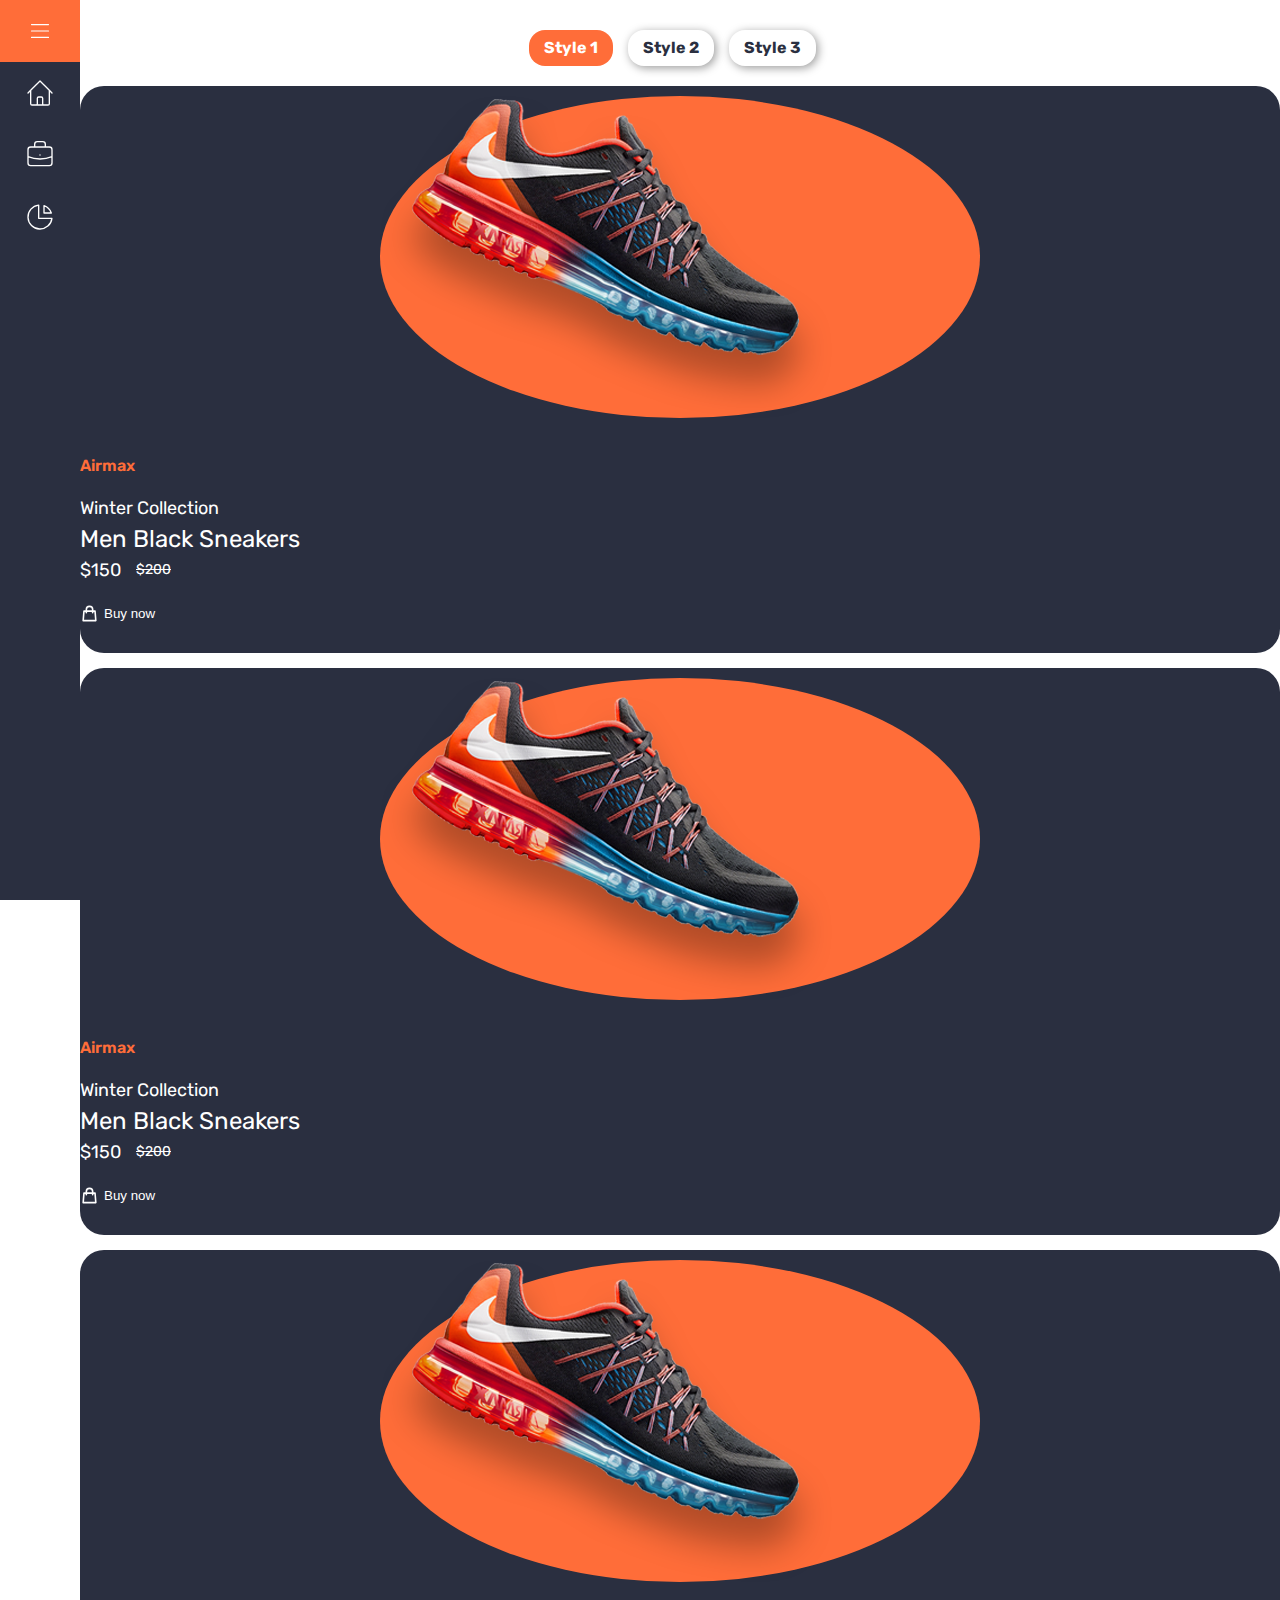
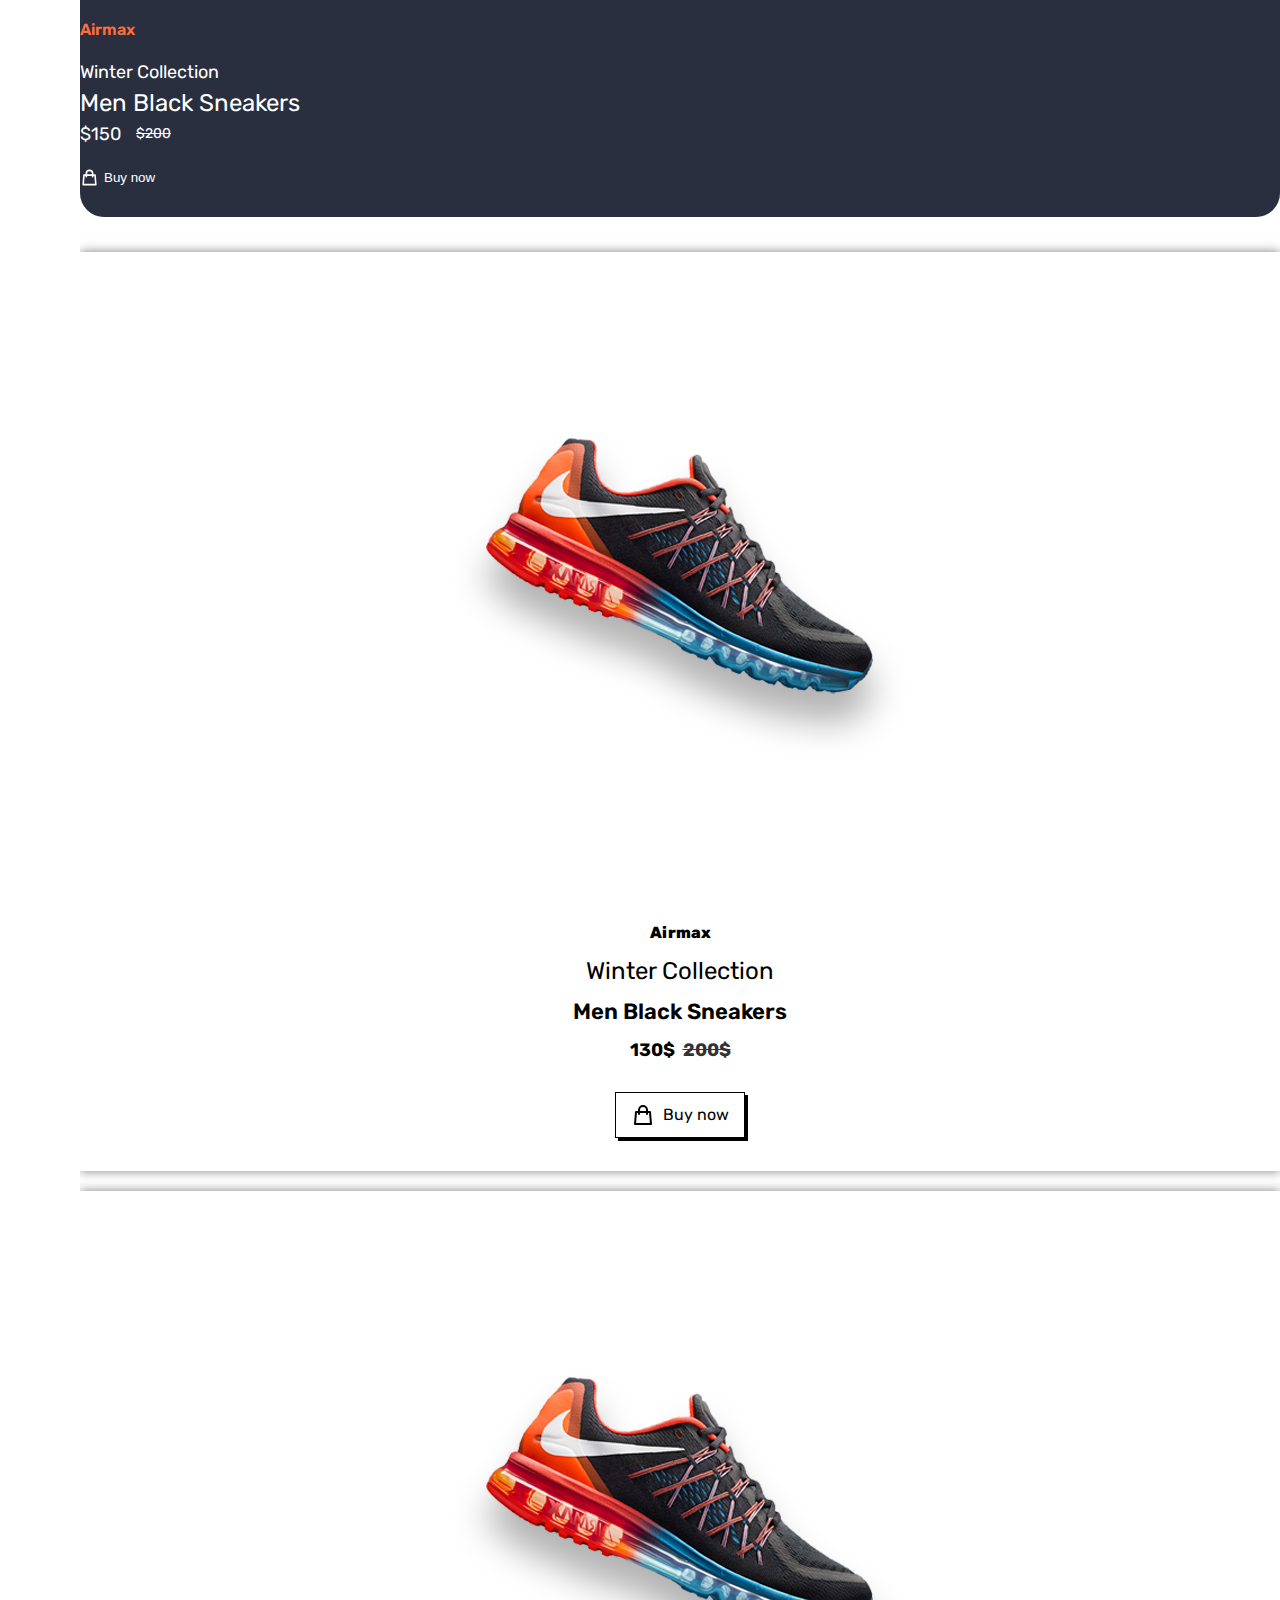
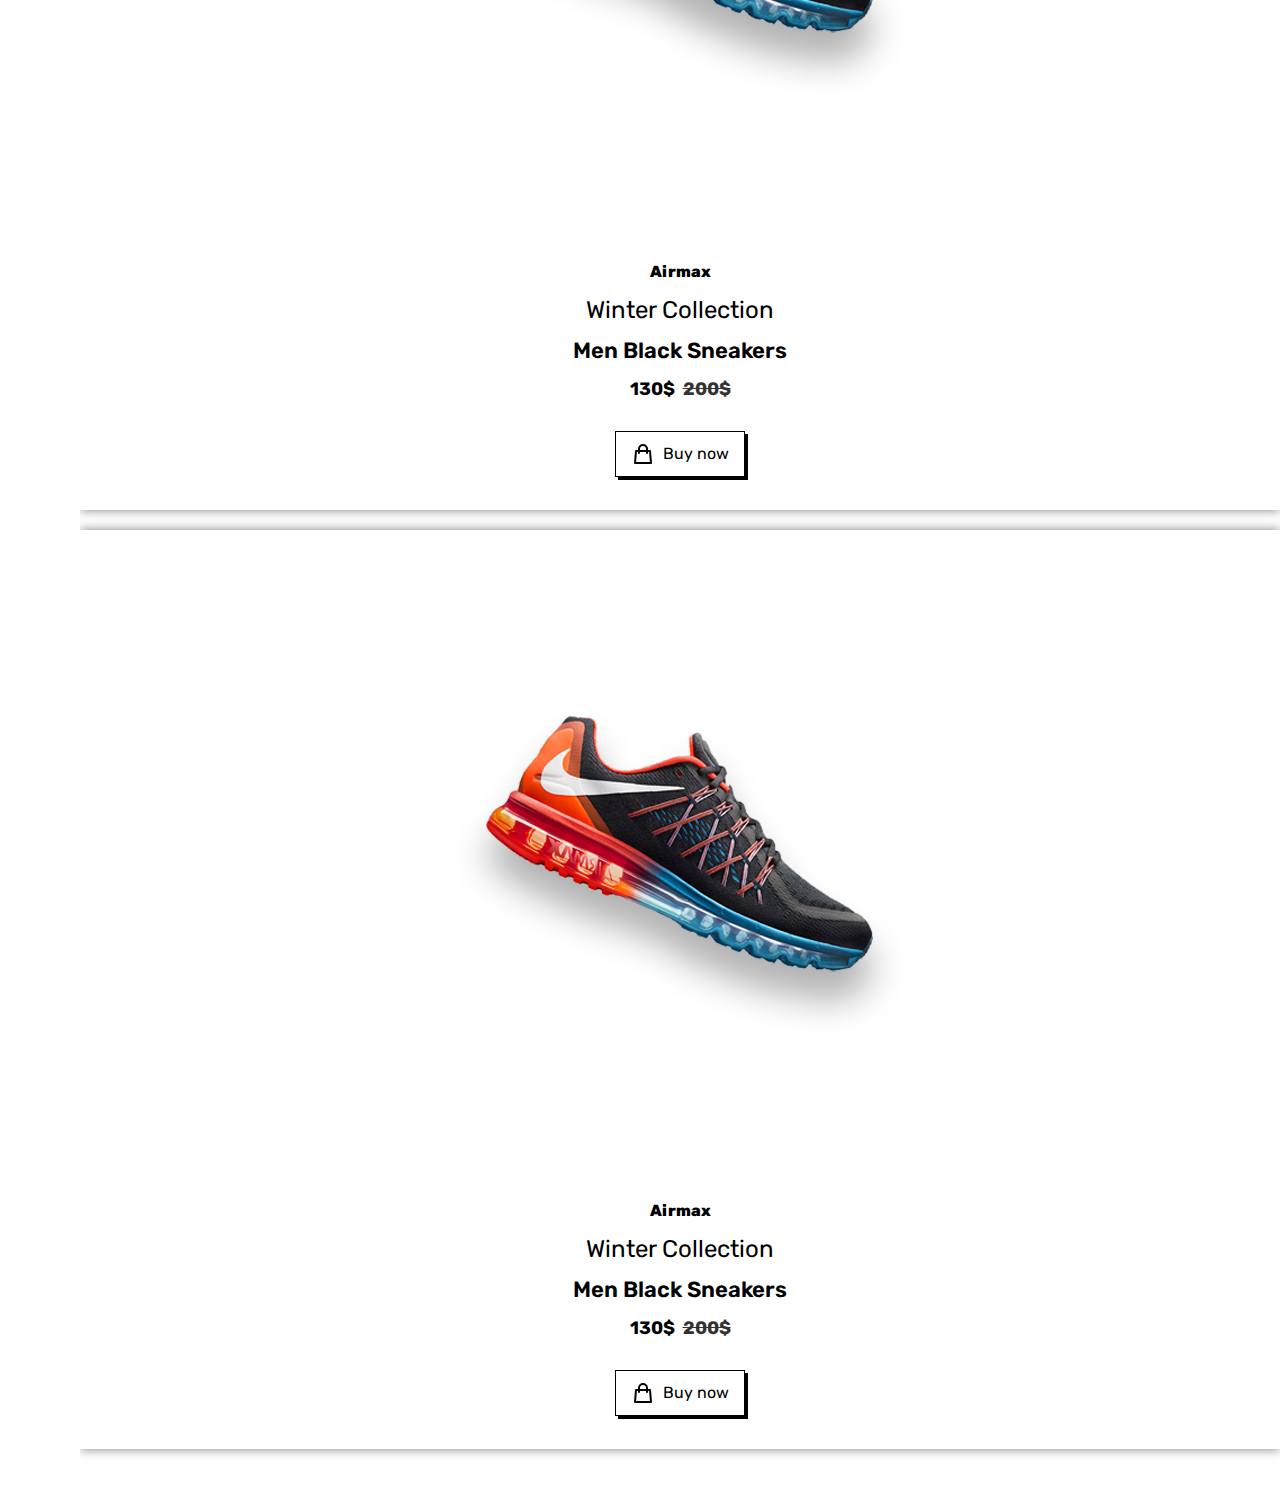
<file: test_card/index.html>
<!doctype html>
<html lang="en">
  <head>
    <!-- Required meta tags -->
    <meta charset="utf-8">
    <meta name="viewport" content="width=device-width, initial-scale=1">

    <!-- Bootstrap CSS -->
    <link href="https://cdn.jsdelivr.net/npm/bootstrap@5.0.2/dist/css/bootstrap.min.css" rel="stylesheet" integrity="sha384-EVSTQN3/azprG1Anm3QDgpJLIm9Nao0Yz1ztcQTwFspd3yD65VohhpuuCOmLASjC" crossorigin="anonymous">
    <link rel="stylesheet" href="./css/reset.css">
    <link rel="stylesheet" href="./css/index.css">
    <link rel="stylesheet" href="./css/product.css">
    <title>JPF</title>
  </head>
  <body>

    <nav class="fixed-menu">
      <ul class="menu-wrapper">
        <li class="menu-opener">
          <svg xmlns="http://www.w3.org/2000/svg" class="h-6 w-6" fill="none" viewBox="0 0 24 24" stroke="currentColor">
            <path stroke-linecap="round" stroke-linejoin="round" stroke-width="1" d="M4 6h16M4 12h16M4 18h16" />
          </svg>
          <span class="menu-title">Menú</span>
          <div class="circle"></div>
        </li>
        <li class="active">
          <svg xmlns="http://www.w3.org/2000/svg" class="h-6 w-6" fill="none" viewBox="0 0 24 24" stroke="currentColor">
          <path stroke-linecap="round" stroke-linejoin="round" stroke-width="1" d="M3 12l2-2m0 0l7-7 7 7M5 10v10a1 1 0 001 1h3m10-11l2 2m-2-2v10a1 1 0 01-1 1h-3m-6 0a1 1 0 001-1v-4a1 1 0 011-1h2a1 1 0 011 1v4a1 1 0 001 1m-6 0h6" />
          <span class="menu-title">Home</span>
          <div class="circle"></div>
        </svg>
        </li>
        <li>
          <svg xmlns="http://www.w3.org/2000/svg" class="h-6 w-6" fill="none" viewBox="0 0 24 24" stroke="currentColor">
            <path stroke-linecap="round" stroke-linejoin="round" stroke-width="1" d="M21 13.255A23.931 23.931 0 0112 15c-3.183 0-6.22-.62-9-1.745M16 6V4a2 2 0 00-2-2h-4a2 2 0 00-2 2v2m4 6h.01M5 20h14a2 2 0 002-2V8a2 2 0 00-2-2H5a2 2 0 00-2 2v10a2 2 0 002 2z" />
          </svg>
          <span class="menu-title">Administrar</span>
          <div class="circle"></div>
        </li>
        <li>
          <svg xmlns="http://www.w3.org/2000/svg" class="h-6 w-6" fill="none" viewBox="0 0 24 24" stroke="currentColor">
            <path stroke-linecap="round" stroke-linejoin="round" stroke-width="1" d="M11 3.055A9.001 9.001 0 1020.945 13H11V3.055z" />
            <path stroke-linecap="round" stroke-linejoin="round" stroke-width="1" d="M20.488 9H15V3.512A9.025 9.025 0 0120.488 9z" />
          </svg>
          <span class="menu-title">Gráficos</span>
          <div class="circle"></div>
        </li>
      </ul>
    </nav>
    <main>
<!--  <div class="container">
        <div class="row justify-content-between">
          <div class="col col-lg-4">
            <div class="wrapper">
              <div class="img-container">
              <img src="./img/kid.jpg" alt="Kid">
            </div>
            </div>
          </div>           
          <div class="col col-lg-4">
            <div class="wrapper">
              <div class="img-container">
              <img src="./img/kid.jpg" alt="Kid">
            </div>
            </div>
          </div>           
          <div class="col col-lg-4">
            <div class="wrapper">
              <div class="img-container">
              <img src="./img/kid.jpg" alt="Kid">
            </div>
            </div>
          </div>          
        </div>
      </div> -->
    
      <!-- <div class="btn-animated">Button</div> -->
      <div class="container ">
        <div class="style-wrappers">
          <div class="btn-style active">Style 1</div>
          <div class="btn-style">Style 2</div>
          <div class="btn-style">Style 3</div>
        </div>
      </div>
      <div class="container items-wrapper">
        <div class="row">
          <div class="style first">
            <div class="row">
              <div class="col-12 col-md-6">
                <div class="product-card">
                  <div class="left-content">
                    <div class="img-wrapper">
                      <img src="./img/shoe.png" alt="shoe">
                    </div>
                    <div class="slider-btns"></div>
                  </div>
                  <div class="right-content">
                    <div class="header">
                      <div class="title">Airmax</div>
                      <div class="btns-head"></div>
                    </div>
                    <div class="content">
                      <div class="collection">Winter Collection</div>
                      <div class="category">Men Black Sneakers</div>
                      <div class="prices">
                        <div class="price">$150</div>
                        <div class="base-price"><del>$200</del></div>
                      </div>
                      <div class="buy-btns">
                        <button type="button">
                          <svg xmlns="http://www.w3.org/2000/svg" class="h-6 w-6" fill="none" viewBox="0 0 24 24" stroke="currentColor">
                            <path stroke-linecap="round" stroke-linejoin="round" stroke-width="2" d="M16 11V7a4 4 0 00-8 0v4M5 9h14l1 12H4L5 9z" />
                          </svg>
                          Buy now
                        </button>
                      </div>
                    </div>
                  </div>
                </div>
               </div>
              <div class="col-12 col-md-6">
                <div class="product-card">
                  <div class="left-content">
                    <div class="img-wrapper">
                      <img src="./img/shoe.png" alt="shoe">
                    </div>
                    <div class="slider-btns"></div>
                  </div>
                  <div class="right-content">
                    <div class="header">
                      <div class="title">Airmax</div>
                      <div class="btns-head"></div>
                    </div>
                    <div class="content">
                      <div class="collection">Winter Collection</div>
                      <div class="category">Men Black Sneakers</div>
                      <div class="prices">
                        <div class="price">$150</div>
                        <div class="base-price"><del>$200</del></div>
                      </div>
                      <div class="buy-btns">
                        <button type="button">
                          <svg xmlns="http://www.w3.org/2000/svg" class="h-6 w-6" fill="none" viewBox="0 0 24 24" stroke="currentColor">
                            <path stroke-linecap="round" stroke-linejoin="round" stroke-width="2" d="M16 11V7a4 4 0 00-8 0v4M5 9h14l1 12H4L5 9z" />
                          </svg>
                          Buy now
                        </button>
                      </div>
                    </div>
                  </div>
                </div>
               </div>
              <div class="col-12 col-md-6">
                <div class="product-card">
                  <div class="left-content">
                    <div class="img-wrapper">
                      <img src="./img/shoe.png" alt="shoe">
                    </div>
                    <div class="slider-btns"></div>
                  </div>
                  <div class="right-content">
                    <div class="header">
                      <div class="title">Airmax</div>
                      <div class="btns-head"></div>
                    </div>
                    <div class="content">
                      <div class="collection">Winter Collection</div>
                      <div class="category">Men Black Sneakers</div>
                      <div class="prices">
                        <div class="price">$150</div>
                        <div class="base-price"><del>$200</del></div>
                      </div>
                      <div class="buy-btns">
                        <button type="button">
                          <svg xmlns="http://www.w3.org/2000/svg" class="h-6 w-6" fill="none" viewBox="0 0 24 24" stroke="currentColor">
                            <path stroke-linecap="round" stroke-linejoin="round" stroke-width="2" d="M16 11V7a4 4 0 00-8 0v4M5 9h14l1 12H4L5 9z" />
                          </svg>
                          Buy now
                        </button>
                      </div>
                    </div>
                  </div>
                </div>
               </div>
            </div>
          </div>
          <div class="style second">
            <div class="row">
              <div class="col-12 col-sm-6 col-xl-3">
                <div class="card-2">
                  <div class="prod-top">
                    <div class="img-wrapper aspect-ratio">
                      <img src="./img/shoe.png" alt="shoe">
                    </div>
                  </div>
                  <div class="prod-content">
                    <div class="brand">Airmax</div>
                    <div class="collect">Winter Collection</div>
                    <div class="prod-name">Men Black Sneakers</div>
                    <div class="prices">
                      <div class="price">130$</div>
                      <div class="base-price">200$</div>
                    </div>
                    <div class="buy-btns">
                      <div class="btn-2">                      
                        <svg xmlns="http://www.w3.org/2000/svg" class="h-6 w-6" fill="none" viewBox="0 0 24 24" stroke="currentColor">
                            <path stroke-linecap="round" stroke-linejoin="round" stroke-width="2" d="M16 11V7a4 4 0 00-8 0v4M5 9h14l1 12H4L5 9z" />
                          </svg>
                          <span>Buy now</span></div>
                    </div>
                  </div>
                </div>
               </div>          
              <div class="col-12 col-sm-6 col-xl-3">
                <div class="card-2">
                  <div class="prod-top">
                    <div class="img-wrapper aspect-ratio">
                      <img src="./img/shoe.png" alt="shoe">
                    </div>
                  </div>
                  <div class="prod-content">
                    <div class="brand">Airmax</div>
                    <div class="collect">Winter Collection</div>
                    <div class="prod-name">Men Black Sneakers</div>
                    <div class="prices">
                      <div class="price">130$</div>
                      <div class="base-price">200$</div>
                    </div>
                    <div class="buy-btns">
                      <div class="btn-2">                      
                        <svg xmlns="http://www.w3.org/2000/svg" class="h-6 w-6" fill="none" viewBox="0 0 24 24" stroke="currentColor">
                            <path stroke-linecap="round" stroke-linejoin="round" stroke-width="2" d="M16 11V7a4 4 0 00-8 0v4M5 9h14l1 12H4L5 9z" />
                          </svg>
                          <span>Buy now</span></div>
                    </div>
                  </div>
                </div>
               </div>  
              <div class="col-12 col-sm-6 col-xl-3">
                <div class="card-2">
                  <div class="prod-top">
                    <div class="img-wrapper aspect-ratio">
                      <img src="./img/shoe.png" alt="shoe">
                    </div>
                  </div>
                  <div class="prod-content">
                    <div class="brand">Airmax</div>
                    <div class="collect">Winter Collection</div>
                    <div class="prod-name">Men Black Sneakers</div>
                    <div class="prices">
                      <div class="price">130$</div>
                      <div class="base-price">200$</div>
                    </div>
                    <div class="buy-btns">
                      <div class="btn-2">                      
                        <svg xmlns="http://www.w3.org/2000/svg" class="h-6 w-6" fill="none" viewBox="0 0 24 24" stroke="currentColor">
                            <path stroke-linecap="round" stroke-linejoin="round" stroke-width="2" d="M16 11V7a4 4 0 00-8 0v4M5 9h14l1 12H4L5 9z" />
                          </svg>
                          <span>Buy now</span></div>
                    </div>
                  </div>
                </div>
               </div>  
            </div>
          </div>
        </div>
      </div>

    </main>

    <!-- Optional JavaScript; choose one of the two! -->

    <!-- Option 1: Bootstrap Bundle with Popper -->
    <script src="https://cdn.jsdelivr.net/npm/bootstrap@5.0.2/dist/js/bootstrap.bundle.min.js" integrity="sha384-MrcW6ZMFYlzcLA8Nl+NtUVF0sA7MsXsP1UyJoMp4YLEuNSfAP+JcXn/tWtIaxVXM" crossorigin="anonymous"></script>
    <script src="./js/jquery-3.6.0.min.js"></script>
    <script src="./js/index.js"></script>

    <!-- Option 2: Separate Popper and Bootstrap JS -->
    <!--
    <script src="https://cdn.jsdelivr.net/npm/@popperjs/core@2.9.2/dist/umd/popper.min.js" integrity="sha384-IQsoLXl5PILFhosVNubq5LC7Qb9DXgDA9i+tQ8Zj3iwWAwPtgFTxbJ8NT4GN1R8p" crossorigin="anonymous"></script>
    <script src="https://cdn.jsdelivr.net/npm/bootstrap@5.0.2/dist/js/bootstrap.min.js" integrity="sha384-cVKIPhGWiC2Al4u+LWgxfKTRIcfu0JTxR+EQDz/bgldoEyl4H0zUF0QKbrJ0EcQF" crossorigin="anonymous"></script>
    -->
  </body>
</html>
</file>
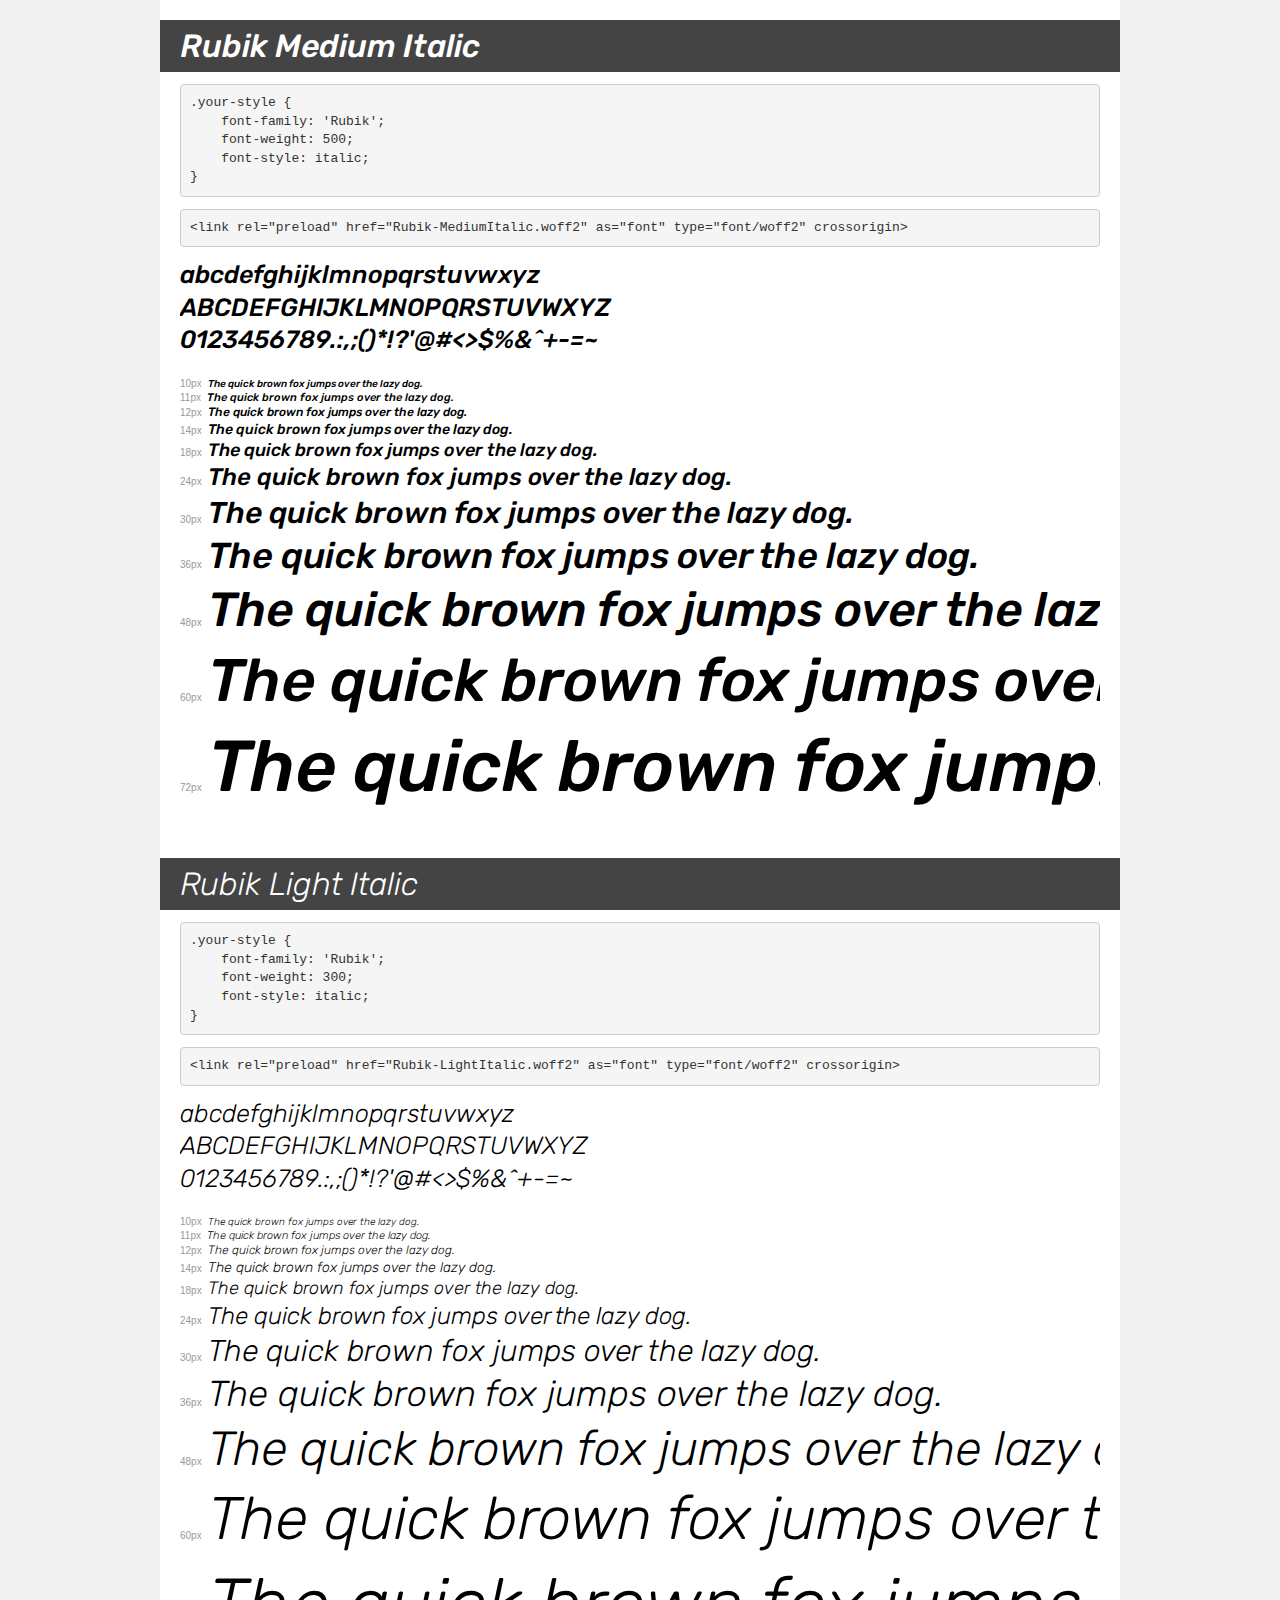
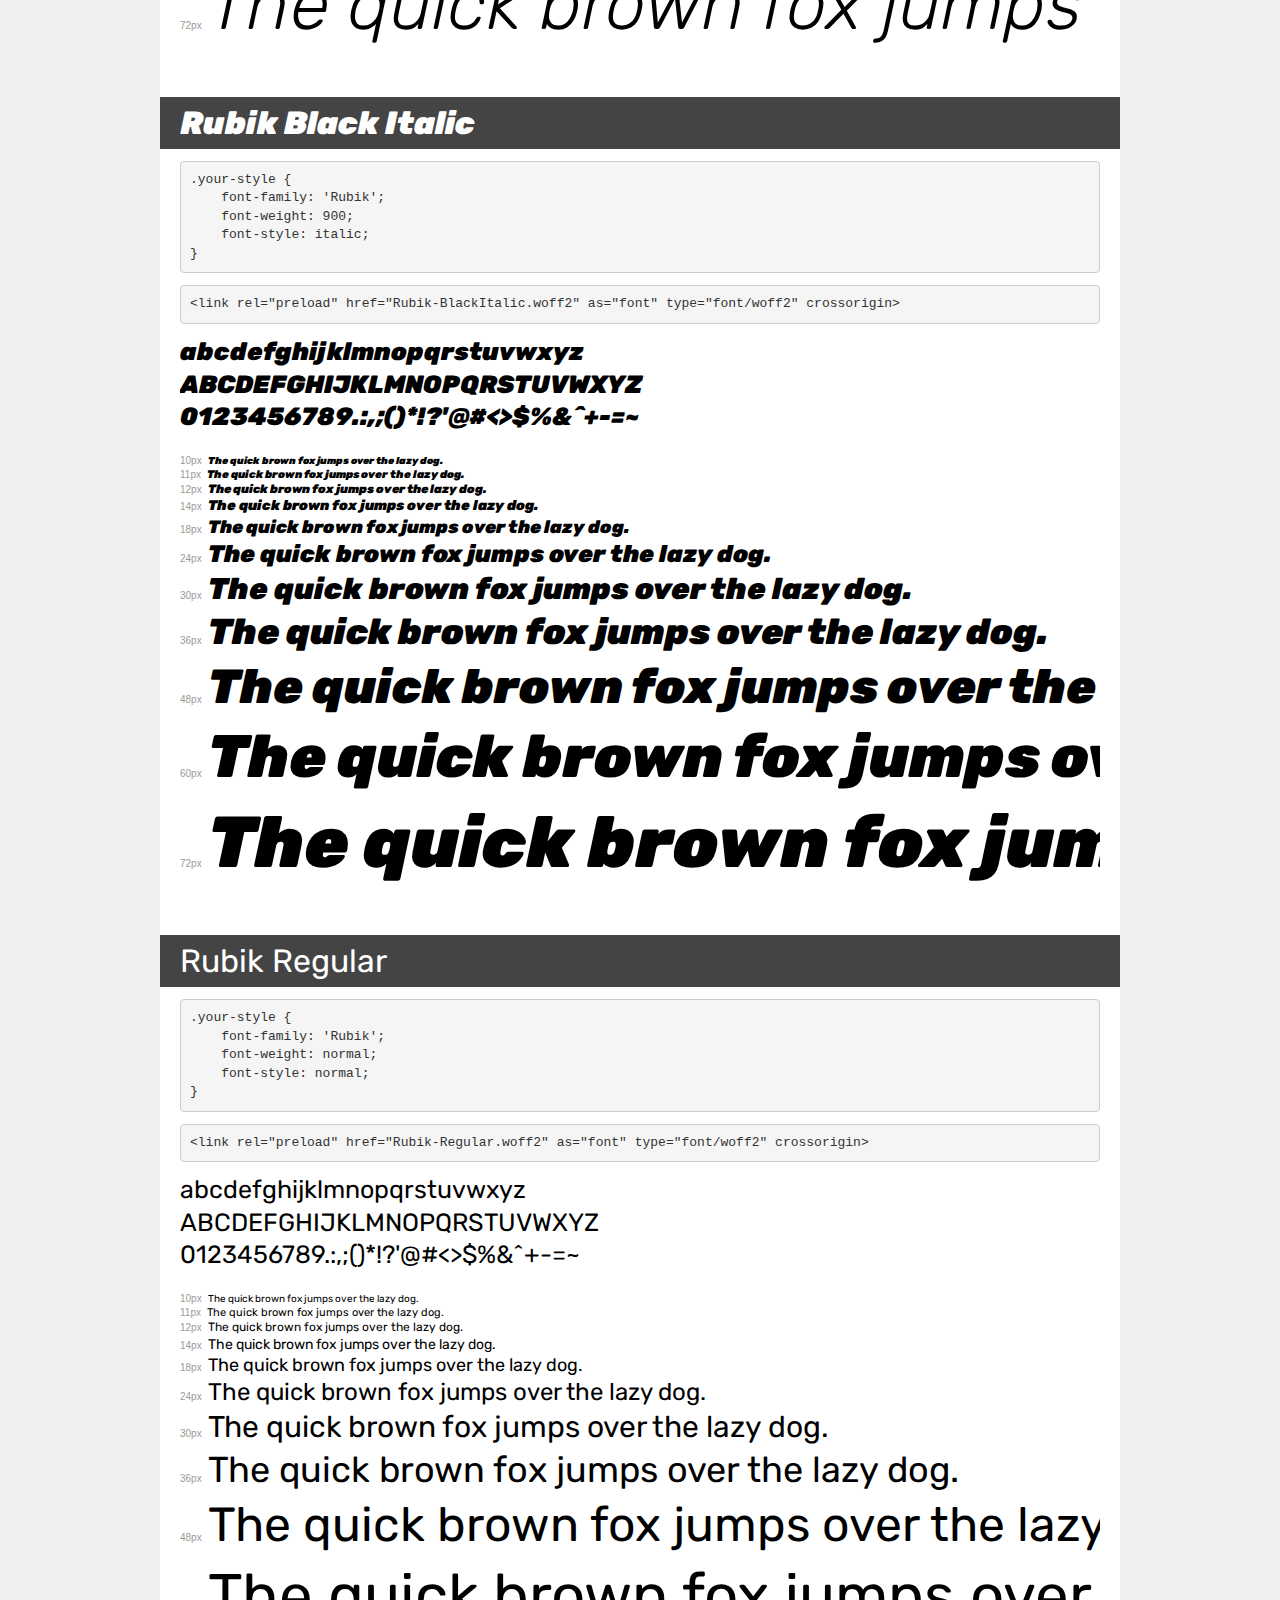
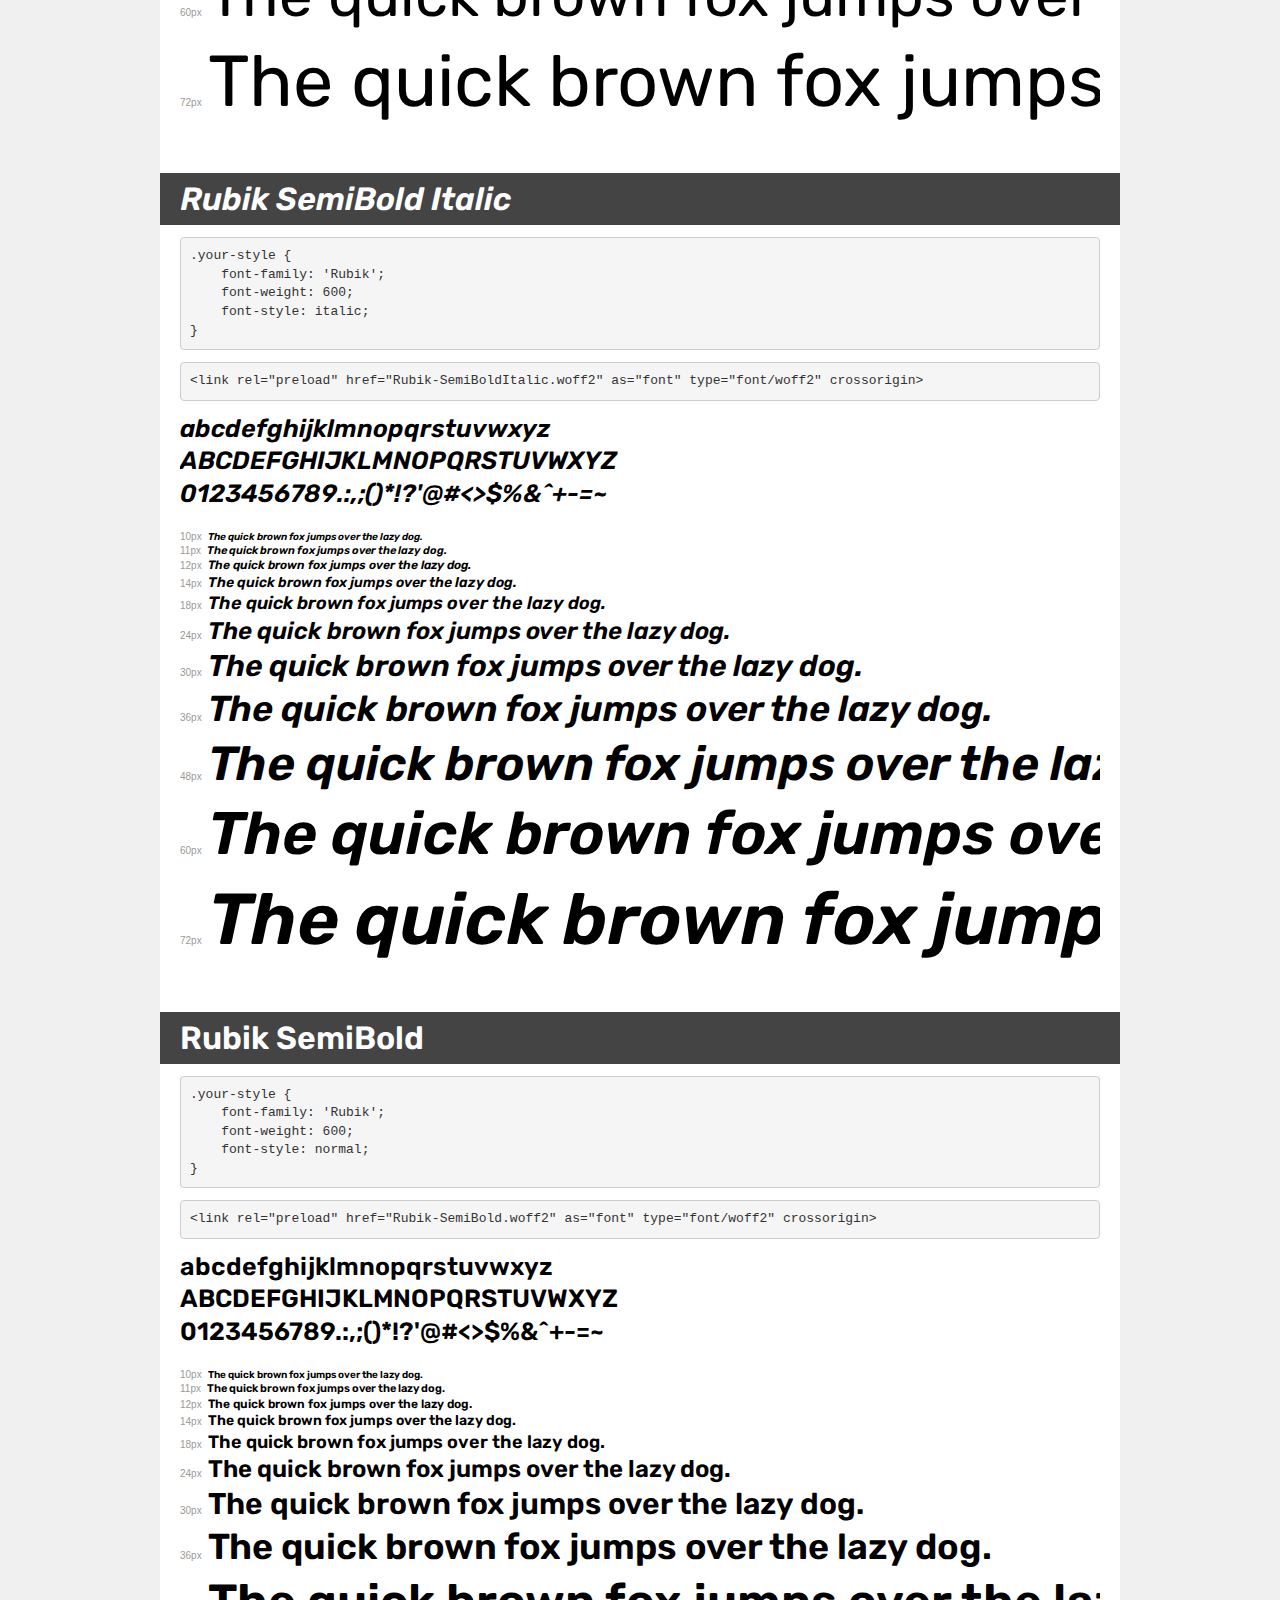
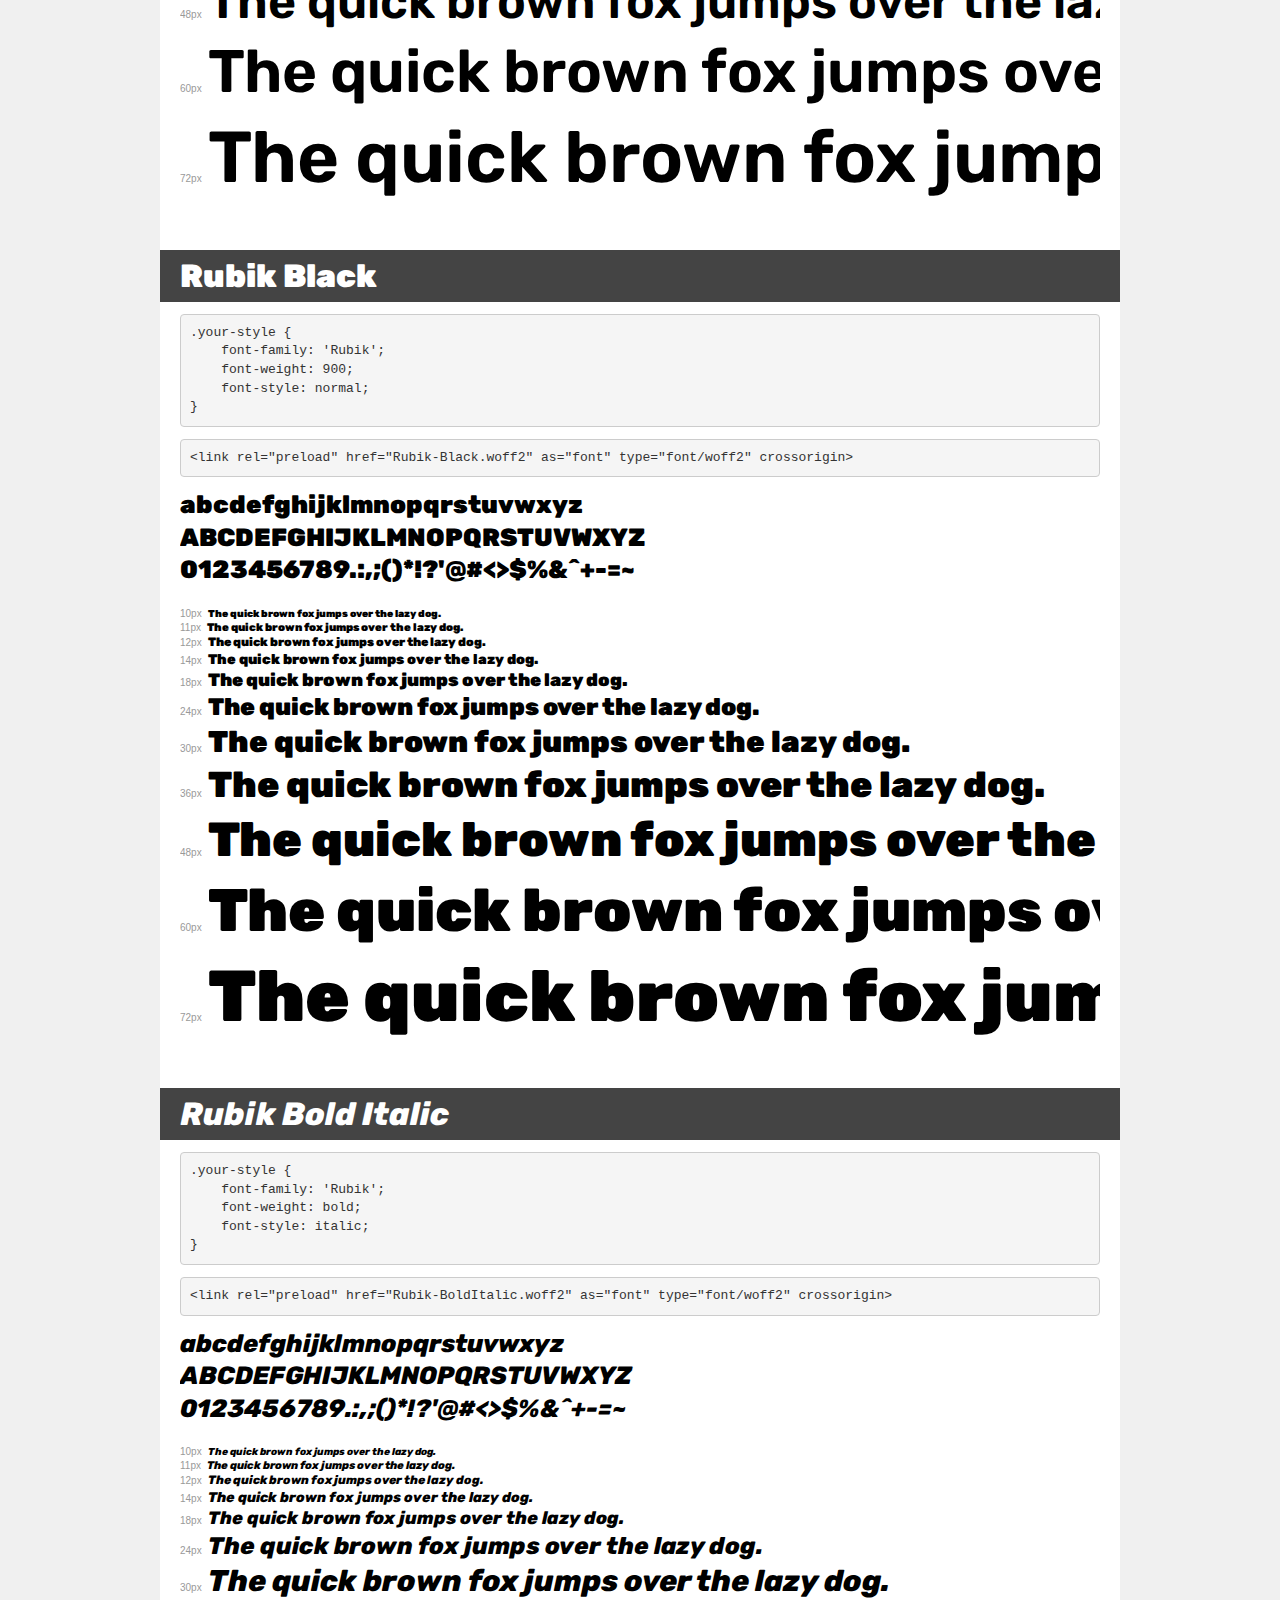
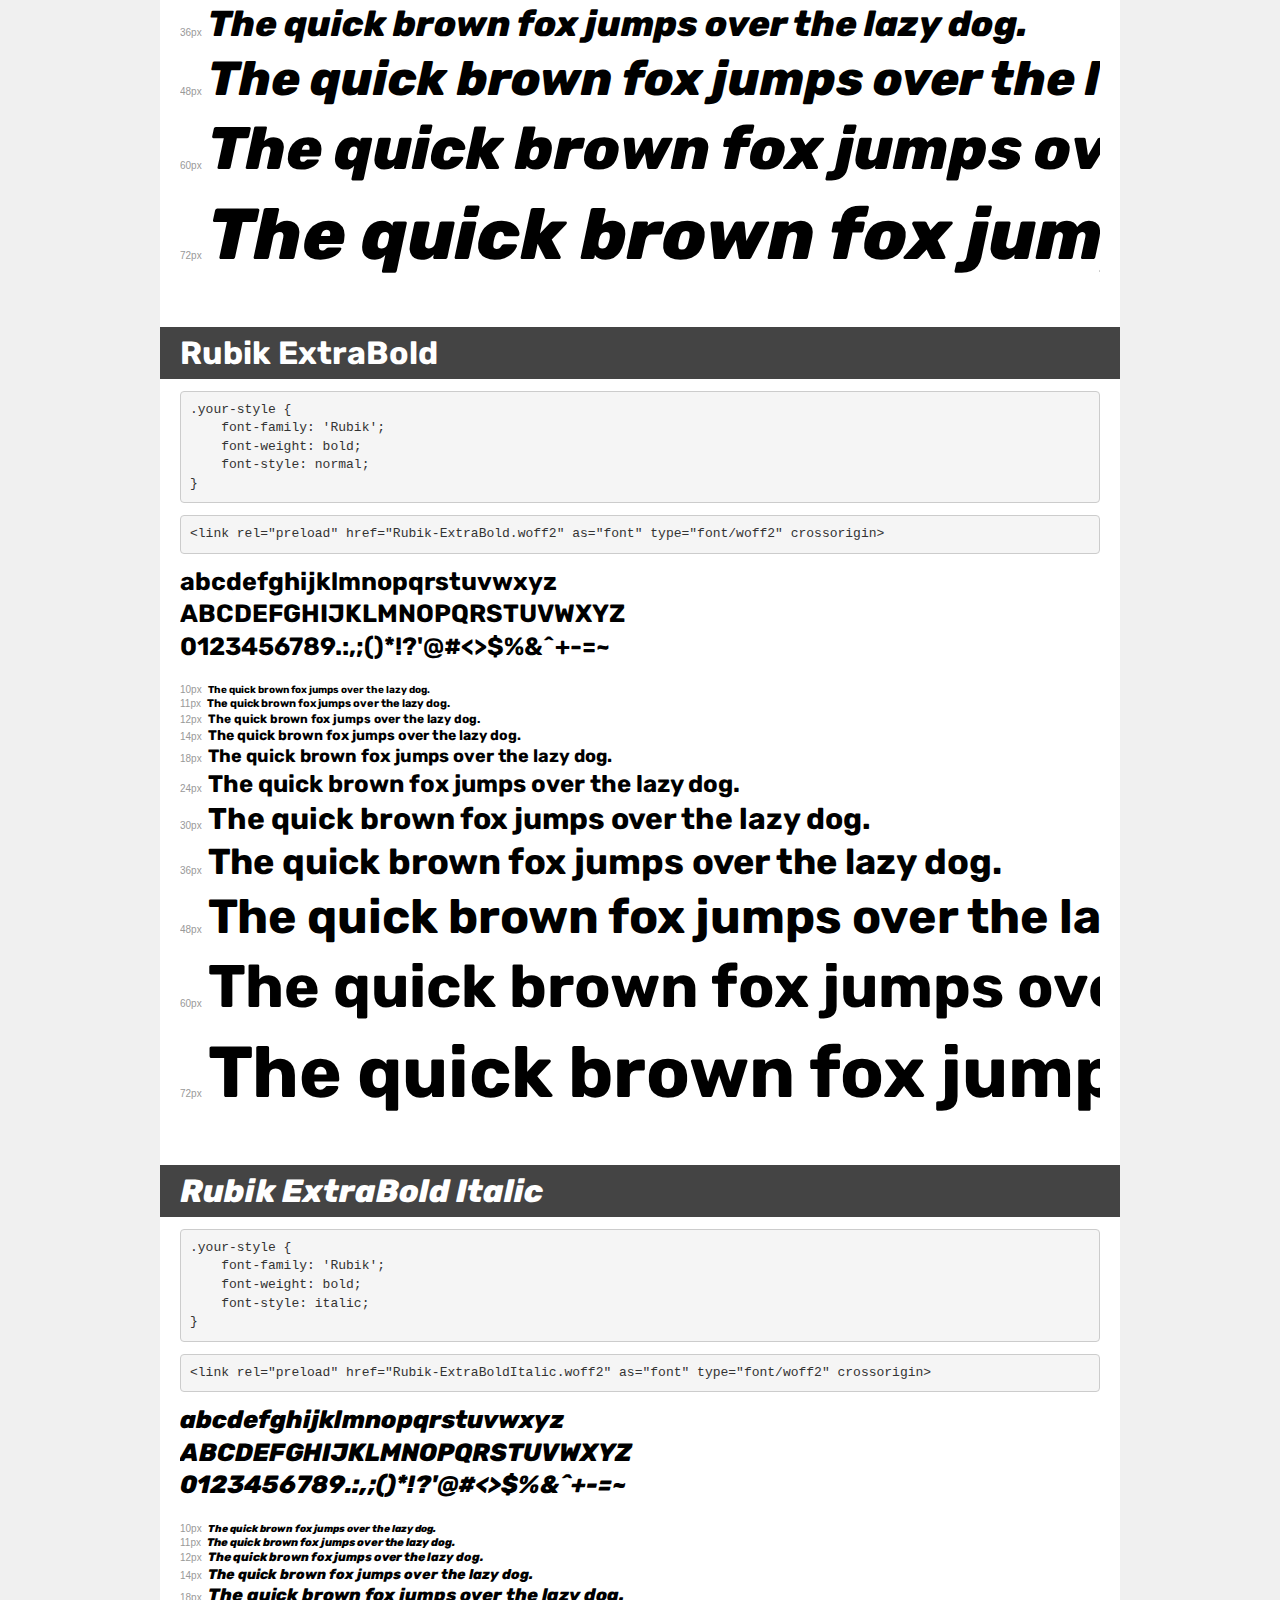
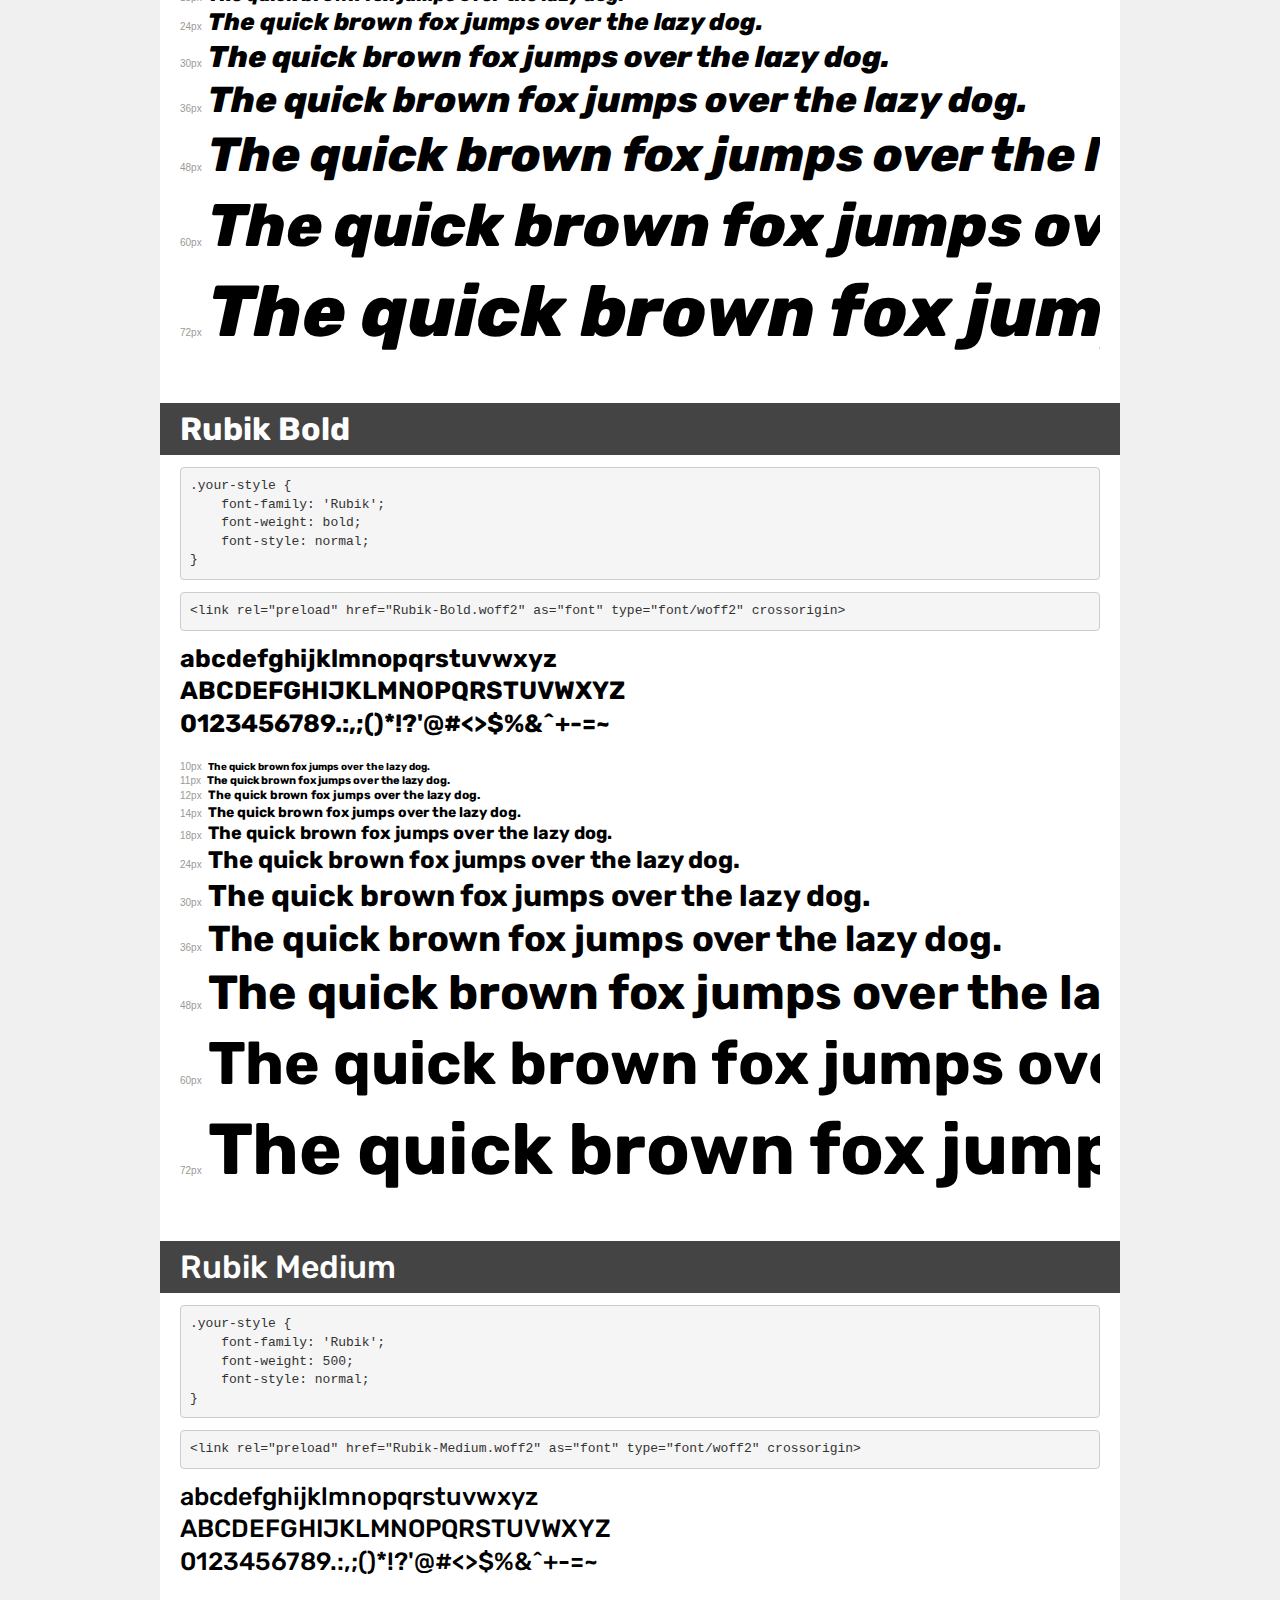
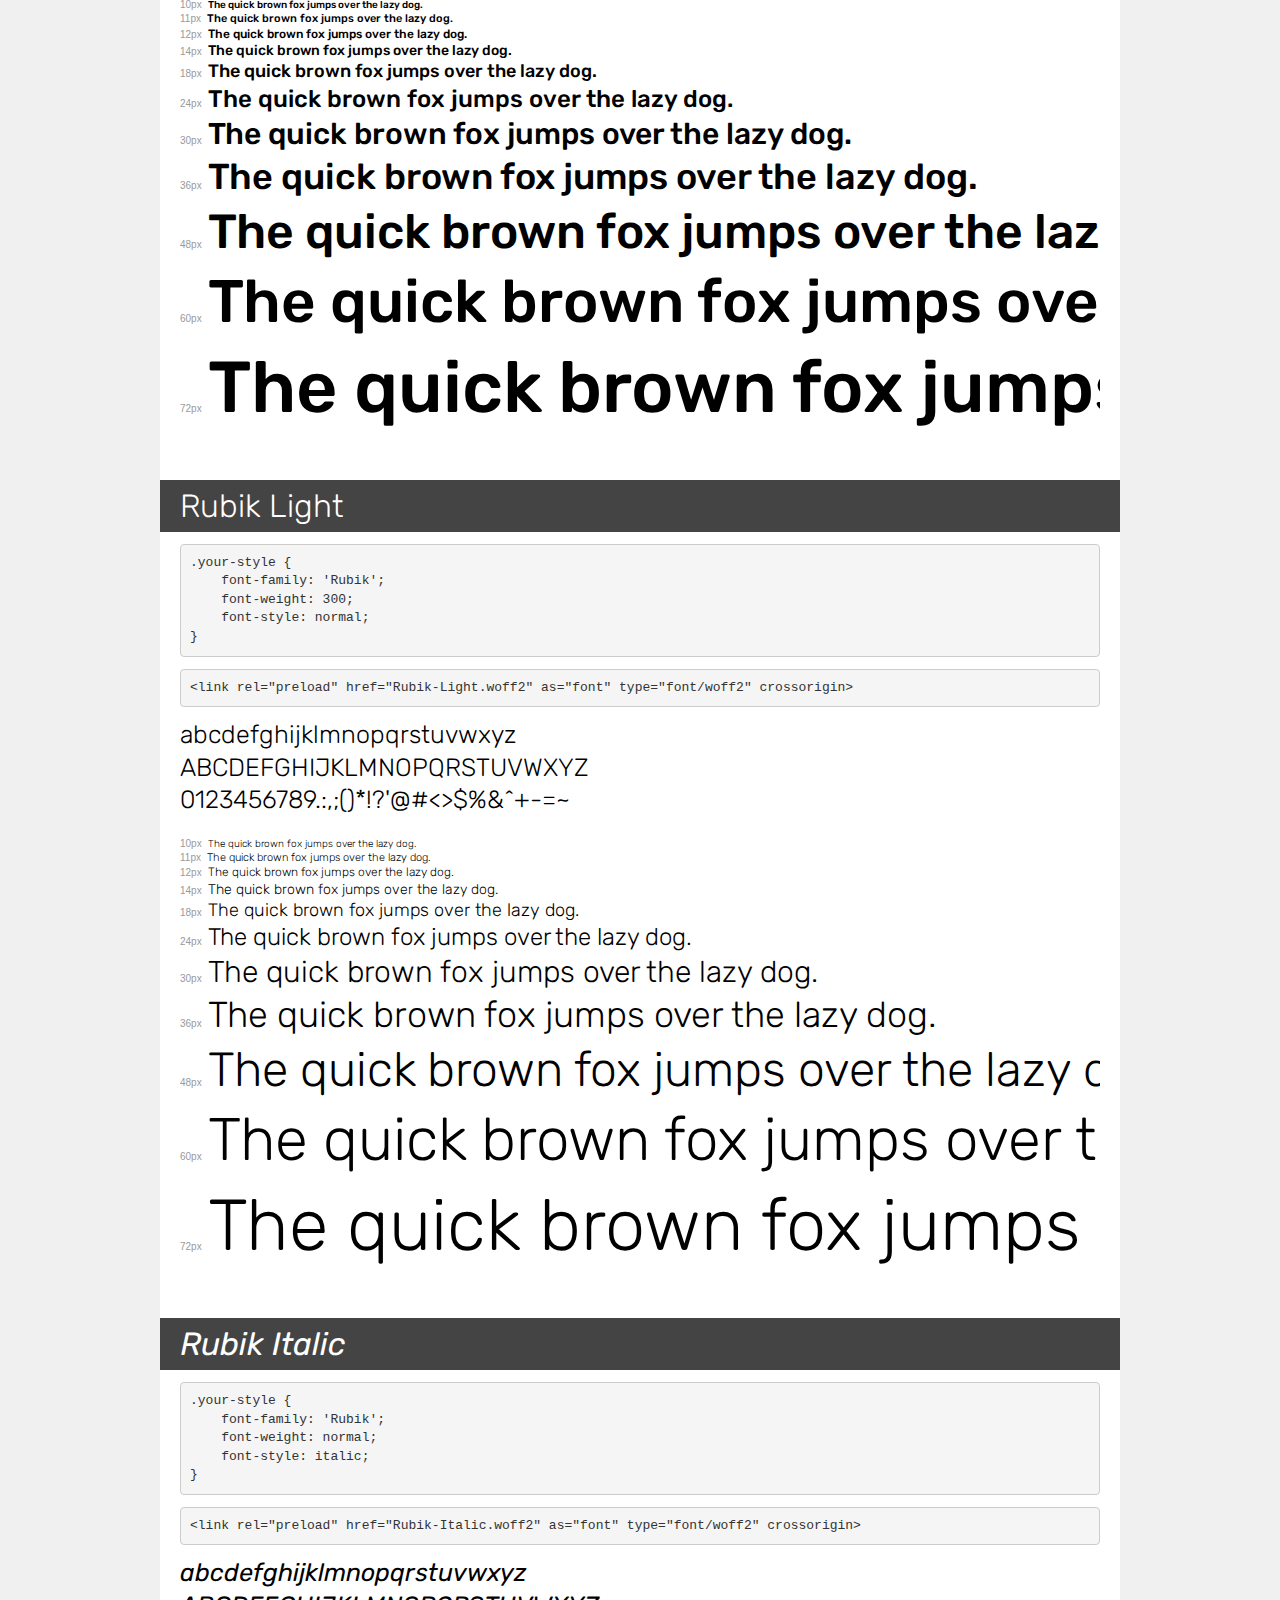
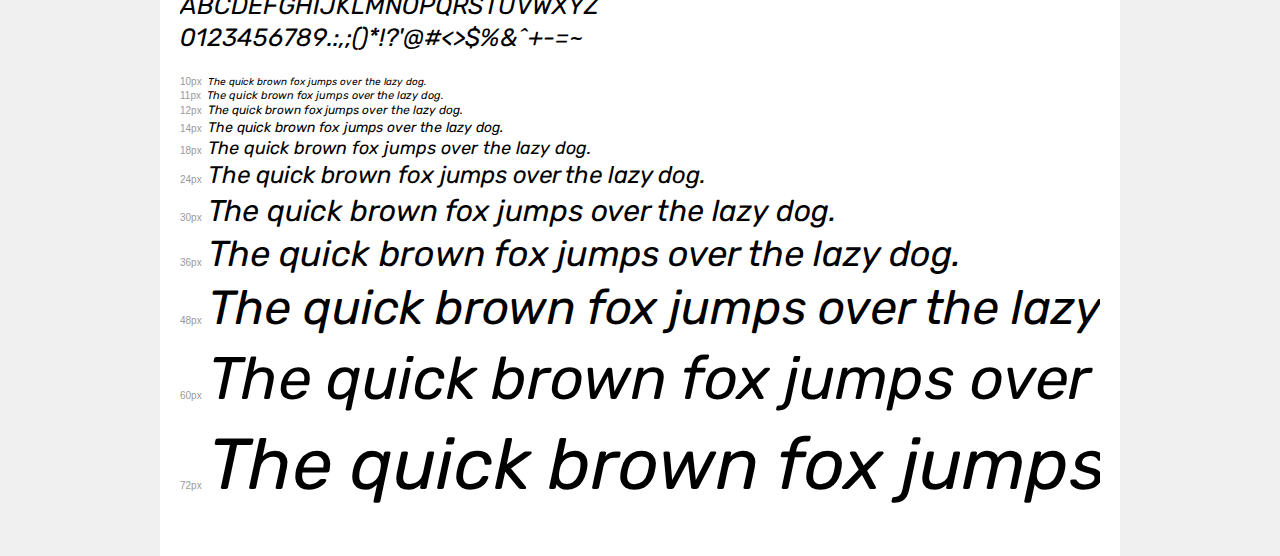
<file: test_card/fonts/demo.html>
<!DOCTYPE html>
<html lang="en">
<head>
    <meta charset="utf-8">
    <meta http-equiv="X-UA-Compatible" content="IE=edge">
    <meta name="viewport" content="width=device-width, initial-scale=1">
    <meta name="robots" content="noindex, noarchive">
    <meta name="format-detection" content="telephone=no">
    <title>Transfonter demo</title>
    <link href="stylesheet.css" rel="stylesheet">
    <style>
        /*
        http://meyerweb.com/eric/tools/css/reset/
        v2.0 | 20110126
        License: none (public domain)
        */
        html, body, div, span, applet, object, iframe,
        h1, h2, h3, h4, h5, h6, p, blockquote, pre,
        a, abbr, acronym, address, big, cite, code,
        del, dfn, em, img, ins, kbd, q, s, samp,
        small, strike, strong, sub, sup, tt, var,
        b, u, i, center,
        dl, dt, dd, ol, ul, li,
        fieldset, form, label, legend,
        table, caption, tbody, tfoot, thead, tr, th, td,
        article, aside, canvas, details, embed,
        figure, figcaption, footer, header, hgroup,
        menu, nav, output, ruby, section, summary,
        time, mark, audio, video {
            margin: 0;
            padding: 0;
            border: 0;
            font-size: 100%;
            font: inherit;
            vertical-align: baseline;
        }
        /* HTML5 display-role reset for older browsers */
        article, aside, details, figcaption, figure,
        footer, header, hgroup, menu, nav, section {
            display: block;
        }
        body {
            line-height: 1;
        }
        ol, ul {
            list-style: none;
        }
        blockquote, q {
            quotes: none;
        }
        blockquote:before, blockquote:after,
        q:before, q:after {
            content: '';
            content: none;
        }
        table {
            border-collapse: collapse;
            border-spacing: 0;
        }
        /* demo styles */
        body {
            background: #f0f0f0;
            color: #000;
        }
        .page {
            background: #fff;
            width: 920px;
            margin: 0 auto;
            padding: 20px 20px 0 20px;
            overflow: hidden;
        }
        .font-container {
            overflow-x: auto;
            overflow-y: hidden;
            margin-bottom: 40px;
            line-height: 1.3;
            white-space: nowrap;
            padding-bottom: 5px;
        }
        h1 {
            position: relative;
            background: #444;
            font-size: 32px;
            color: #fff;
            padding: 10px 20px;
            margin: 0 -20px 12px -20px;
        }
        .letters {
            font-size: 25px;
            margin-bottom: 20px;
        }
        .s10:before {
            content: '10px';
        }
        .s11:before {
            content: '11px';
        }
        .s12:before {
            content: '12px';
        }
        .s14:before {
            content: '14px';
        }
        .s18:before {
            content: '18px';
        }
        .s24:before {
            content: '24px';
        }
        .s30:before {
            content: '30px';
        }
        .s36:before {
            content: '36px';
        }
        .s48:before {
            content: '48px';
        }
        .s60:before {
            content: '60px';
        }
        .s72:before {
            content: '72px';
        }
        .s10:before, .s11:before, .s12:before, .s14:before,
        .s18:before, .s24:before, .s30:before, .s36:before,
        .s48:before, .s60:before, .s72:before {
            font-family: Arial, sans-serif;
            font-size: 10px;
            font-weight: normal;
            font-style: normal;
            color: #999;
            padding-right: 6px;
        }
        pre {
            display: block;
            padding: 9px;
            margin: 0 0 12px;
            font-family: Monaco, Menlo, Consolas, "Courier New", monospace;
            font-size: 13px;
            line-height: 1.428571429;
            color: #333;
            font-weight: normal;
            font-style: normal;
            background-color: #f5f5f5;
            border: 1px solid #ccc;
            overflow-x: auto;
            border-radius: 4px;
        }
        /* responsive */
        @media (max-width: 959px) {
            .page {
                width: auto;
                margin: 0;
            }
        }
    </style>
</head>
<body>
<div class="page">
    <div class="demo">
        <h1 style="font-family: 'Rubik'; font-weight: 500; font-style: italic;">Rubik Medium Italic</h1>
        <pre title="Usage">.your-style {
    font-family: 'Rubik';
    font-weight: 500;
    font-style: italic;
}</pre>
        <pre title="Preload (optional)">
&lt;link rel=&quot;preload&quot; href=&quot;Rubik-MediumItalic.woff2&quot; as=&quot;font&quot; type=&quot;font/woff2&quot; crossorigin&gt;</pre>
        <div class="font-container" style="font-family: 'Rubik'; font-weight: 500; font-style: italic;">
            <p class="letters">
                abcdefghijklmnopqrstuvwxyz<br>
ABCDEFGHIJKLMNOPQRSTUVWXYZ<br>
                0123456789.:,;()*!?'@#&lt;&gt;$%&^+-=~
            </p>
            <p class="s10" style="font-size: 10px;">The quick brown fox jumps over the lazy dog.</p>
            <p class="s11" style="font-size: 11px;">The quick brown fox jumps over the lazy dog.</p>
            <p class="s12" style="font-size: 12px;">The quick brown fox jumps over the lazy dog.</p>
            <p class="s14" style="font-size: 14px;">The quick brown fox jumps over the lazy dog.</p>
            <p class="s18" style="font-size: 18px;">The quick brown fox jumps over the lazy dog.</p>
            <p class="s24" style="font-size: 24px;">The quick brown fox jumps over the lazy dog.</p>
            <p class="s30" style="font-size: 30px;">The quick brown fox jumps over the lazy dog.</p>
            <p class="s36" style="font-size: 36px;">The quick brown fox jumps over the lazy dog.</p>
            <p class="s48" style="font-size: 48px;">The quick brown fox jumps over the lazy dog.</p>
            <p class="s60" style="font-size: 60px;">The quick brown fox jumps over the lazy dog.</p>
            <p class="s72" style="font-size: 72px;">The quick brown fox jumps over the lazy dog.</p>
        </div>
    </div>

    <div class="demo">
        <h1 style="font-family: 'Rubik'; font-weight: 300; font-style: italic;">Rubik Light Italic</h1>
        <pre title="Usage">.your-style {
    font-family: 'Rubik';
    font-weight: 300;
    font-style: italic;
}</pre>
        <pre title="Preload (optional)">
&lt;link rel=&quot;preload&quot; href=&quot;Rubik-LightItalic.woff2&quot; as=&quot;font&quot; type=&quot;font/woff2&quot; crossorigin&gt;</pre>
        <div class="font-container" style="font-family: 'Rubik'; font-weight: 300; font-style: italic;">
            <p class="letters">
                abcdefghijklmnopqrstuvwxyz<br>
ABCDEFGHIJKLMNOPQRSTUVWXYZ<br>
                0123456789.:,;()*!?'@#&lt;&gt;$%&^+-=~
            </p>
            <p class="s10" style="font-size: 10px;">The quick brown fox jumps over the lazy dog.</p>
            <p class="s11" style="font-size: 11px;">The quick brown fox jumps over the lazy dog.</p>
            <p class="s12" style="font-size: 12px;">The quick brown fox jumps over the lazy dog.</p>
            <p class="s14" style="font-size: 14px;">The quick brown fox jumps over the lazy dog.</p>
            <p class="s18" style="font-size: 18px;">The quick brown fox jumps over the lazy dog.</p>
            <p class="s24" style="font-size: 24px;">The quick brown fox jumps over the lazy dog.</p>
            <p class="s30" style="font-size: 30px;">The quick brown fox jumps over the lazy dog.</p>
            <p class="s36" style="font-size: 36px;">The quick brown fox jumps over the lazy dog.</p>
            <p class="s48" style="font-size: 48px;">The quick brown fox jumps over the lazy dog.</p>
            <p class="s60" style="font-size: 60px;">The quick brown fox jumps over the lazy dog.</p>
            <p class="s72" style="font-size: 72px;">The quick brown fox jumps over the lazy dog.</p>
        </div>
    </div>

    <div class="demo">
        <h1 style="font-family: 'Rubik'; font-weight: 900; font-style: italic;">Rubik Black Italic</h1>
        <pre title="Usage">.your-style {
    font-family: 'Rubik';
    font-weight: 900;
    font-style: italic;
}</pre>
        <pre title="Preload (optional)">
&lt;link rel=&quot;preload&quot; href=&quot;Rubik-BlackItalic.woff2&quot; as=&quot;font&quot; type=&quot;font/woff2&quot; crossorigin&gt;</pre>
        <div class="font-container" style="font-family: 'Rubik'; font-weight: 900; font-style: italic;">
            <p class="letters">
                abcdefghijklmnopqrstuvwxyz<br>
ABCDEFGHIJKLMNOPQRSTUVWXYZ<br>
                0123456789.:,;()*!?'@#&lt;&gt;$%&^+-=~
            </p>
            <p class="s10" style="font-size: 10px;">The quick brown fox jumps over the lazy dog.</p>
            <p class="s11" style="font-size: 11px;">The quick brown fox jumps over the lazy dog.</p>
            <p class="s12" style="font-size: 12px;">The quick brown fox jumps over the lazy dog.</p>
            <p class="s14" style="font-size: 14px;">The quick brown fox jumps over the lazy dog.</p>
            <p class="s18" style="font-size: 18px;">The quick brown fox jumps over the lazy dog.</p>
            <p class="s24" style="font-size: 24px;">The quick brown fox jumps over the lazy dog.</p>
            <p class="s30" style="font-size: 30px;">The quick brown fox jumps over the lazy dog.</p>
            <p class="s36" style="font-size: 36px;">The quick brown fox jumps over the lazy dog.</p>
            <p class="s48" style="font-size: 48px;">The quick brown fox jumps over the lazy dog.</p>
            <p class="s60" style="font-size: 60px;">The quick brown fox jumps over the lazy dog.</p>
            <p class="s72" style="font-size: 72px;">The quick brown fox jumps over the lazy dog.</p>
        </div>
    </div>

    <div class="demo">
        <h1 style="font-family: 'Rubik'; font-weight: normal; font-style: normal;">Rubik Regular</h1>
        <pre title="Usage">.your-style {
    font-family: 'Rubik';
    font-weight: normal;
    font-style: normal;
}</pre>
        <pre title="Preload (optional)">
&lt;link rel=&quot;preload&quot; href=&quot;Rubik-Regular.woff2&quot; as=&quot;font&quot; type=&quot;font/woff2&quot; crossorigin&gt;</pre>
        <div class="font-container" style="font-family: 'Rubik'; font-weight: normal; font-style: normal;">
            <p class="letters">
                abcdefghijklmnopqrstuvwxyz<br>
ABCDEFGHIJKLMNOPQRSTUVWXYZ<br>
                0123456789.:,;()*!?'@#&lt;&gt;$%&^+-=~
            </p>
            <p class="s10" style="font-size: 10px;">The quick brown fox jumps over the lazy dog.</p>
            <p class="s11" style="font-size: 11px;">The quick brown fox jumps over the lazy dog.</p>
            <p class="s12" style="font-size: 12px;">The quick brown fox jumps over the lazy dog.</p>
            <p class="s14" style="font-size: 14px;">The quick brown fox jumps over the lazy dog.</p>
            <p class="s18" style="font-size: 18px;">The quick brown fox jumps over the lazy dog.</p>
            <p class="s24" style="font-size: 24px;">The quick brown fox jumps over the lazy dog.</p>
            <p class="s30" style="font-size: 30px;">The quick brown fox jumps over the lazy dog.</p>
            <p class="s36" style="font-size: 36px;">The quick brown fox jumps over the lazy dog.</p>
            <p class="s48" style="font-size: 48px;">The quick brown fox jumps over the lazy dog.</p>
            <p class="s60" style="font-size: 60px;">The quick brown fox jumps over the lazy dog.</p>
            <p class="s72" style="font-size: 72px;">The quick brown fox jumps over the lazy dog.</p>
        </div>
    </div>

    <div class="demo">
        <h1 style="font-family: 'Rubik'; font-weight: 600; font-style: italic;">Rubik SemiBold Italic</h1>
        <pre title="Usage">.your-style {
    font-family: 'Rubik';
    font-weight: 600;
    font-style: italic;
}</pre>
        <pre title="Preload (optional)">
&lt;link rel=&quot;preload&quot; href=&quot;Rubik-SemiBoldItalic.woff2&quot; as=&quot;font&quot; type=&quot;font/woff2&quot; crossorigin&gt;</pre>
        <div class="font-container" style="font-family: 'Rubik'; font-weight: 600; font-style: italic;">
            <p class="letters">
                abcdefghijklmnopqrstuvwxyz<br>
ABCDEFGHIJKLMNOPQRSTUVWXYZ<br>
                0123456789.:,;()*!?'@#&lt;&gt;$%&^+-=~
            </p>
            <p class="s10" style="font-size: 10px;">The quick brown fox jumps over the lazy dog.</p>
            <p class="s11" style="font-size: 11px;">The quick brown fox jumps over the lazy dog.</p>
            <p class="s12" style="font-size: 12px;">The quick brown fox jumps over the lazy dog.</p>
            <p class="s14" style="font-size: 14px;">The quick brown fox jumps over the lazy dog.</p>
            <p class="s18" style="font-size: 18px;">The quick brown fox jumps over the lazy dog.</p>
            <p class="s24" style="font-size: 24px;">The quick brown fox jumps over the lazy dog.</p>
            <p class="s30" style="font-size: 30px;">The quick brown fox jumps over the lazy dog.</p>
            <p class="s36" style="font-size: 36px;">The quick brown fox jumps over the lazy dog.</p>
            <p class="s48" style="font-size: 48px;">The quick brown fox jumps over the lazy dog.</p>
            <p class="s60" style="font-size: 60px;">The quick brown fox jumps over the lazy dog.</p>
            <p class="s72" style="font-size: 72px;">The quick brown fox jumps over the lazy dog.</p>
        </div>
    </div>

    <div class="demo">
        <h1 style="font-family: 'Rubik'; font-weight: 600; font-style: normal;">Rubik SemiBold</h1>
        <pre title="Usage">.your-style {
    font-family: 'Rubik';
    font-weight: 600;
    font-style: normal;
}</pre>
        <pre title="Preload (optional)">
&lt;link rel=&quot;preload&quot; href=&quot;Rubik-SemiBold.woff2&quot; as=&quot;font&quot; type=&quot;font/woff2&quot; crossorigin&gt;</pre>
        <div class="font-container" style="font-family: 'Rubik'; font-weight: 600; font-style: normal;">
            <p class="letters">
                abcdefghijklmnopqrstuvwxyz<br>
ABCDEFGHIJKLMNOPQRSTUVWXYZ<br>
                0123456789.:,;()*!?'@#&lt;&gt;$%&^+-=~
            </p>
            <p class="s10" style="font-size: 10px;">The quick brown fox jumps over the lazy dog.</p>
            <p class="s11" style="font-size: 11px;">The quick brown fox jumps over the lazy dog.</p>
            <p class="s12" style="font-size: 12px;">The quick brown fox jumps over the lazy dog.</p>
            <p class="s14" style="font-size: 14px;">The quick brown fox jumps over the lazy dog.</p>
            <p class="s18" style="font-size: 18px;">The quick brown fox jumps over the lazy dog.</p>
            <p class="s24" style="font-size: 24px;">The quick brown fox jumps over the lazy dog.</p>
            <p class="s30" style="font-size: 30px;">The quick brown fox jumps over the lazy dog.</p>
            <p class="s36" style="font-size: 36px;">The quick brown fox jumps over the lazy dog.</p>
            <p class="s48" style="font-size: 48px;">The quick brown fox jumps over the lazy dog.</p>
            <p class="s60" style="font-size: 60px;">The quick brown fox jumps over the lazy dog.</p>
            <p class="s72" style="font-size: 72px;">The quick brown fox jumps over the lazy dog.</p>
        </div>
    </div>

    <div class="demo">
        <h1 style="font-family: 'Rubik'; font-weight: 900; font-style: normal;">Rubik Black</h1>
        <pre title="Usage">.your-style {
    font-family: 'Rubik';
    font-weight: 900;
    font-style: normal;
}</pre>
        <pre title="Preload (optional)">
&lt;link rel=&quot;preload&quot; href=&quot;Rubik-Black.woff2&quot; as=&quot;font&quot; type=&quot;font/woff2&quot; crossorigin&gt;</pre>
        <div class="font-container" style="font-family: 'Rubik'; font-weight: 900; font-style: normal;">
            <p class="letters">
                abcdefghijklmnopqrstuvwxyz<br>
ABCDEFGHIJKLMNOPQRSTUVWXYZ<br>
                0123456789.:,;()*!?'@#&lt;&gt;$%&^+-=~
            </p>
            <p class="s10" style="font-size: 10px;">The quick brown fox jumps over the lazy dog.</p>
            <p class="s11" style="font-size: 11px;">The quick brown fox jumps over the lazy dog.</p>
            <p class="s12" style="font-size: 12px;">The quick brown fox jumps over the lazy dog.</p>
            <p class="s14" style="font-size: 14px;">The quick brown fox jumps over the lazy dog.</p>
            <p class="s18" style="font-size: 18px;">The quick brown fox jumps over the lazy dog.</p>
            <p class="s24" style="font-size: 24px;">The quick brown fox jumps over the lazy dog.</p>
            <p class="s30" style="font-size: 30px;">The quick brown fox jumps over the lazy dog.</p>
            <p class="s36" style="font-size: 36px;">The quick brown fox jumps over the lazy dog.</p>
            <p class="s48" style="font-size: 48px;">The quick brown fox jumps over the lazy dog.</p>
            <p class="s60" style="font-size: 60px;">The quick brown fox jumps over the lazy dog.</p>
            <p class="s72" style="font-size: 72px;">The quick brown fox jumps over the lazy dog.</p>
        </div>
    </div>

    <div class="demo">
        <h1 style="font-family: 'Rubik'; font-weight: bold; font-style: italic;">Rubik Bold Italic</h1>
        <pre title="Usage">.your-style {
    font-family: 'Rubik';
    font-weight: bold;
    font-style: italic;
}</pre>
        <pre title="Preload (optional)">
&lt;link rel=&quot;preload&quot; href=&quot;Rubik-BoldItalic.woff2&quot; as=&quot;font&quot; type=&quot;font/woff2&quot; crossorigin&gt;</pre>
        <div class="font-container" style="font-family: 'Rubik'; font-weight: bold; font-style: italic;">
            <p class="letters">
                abcdefghijklmnopqrstuvwxyz<br>
ABCDEFGHIJKLMNOPQRSTUVWXYZ<br>
                0123456789.:,;()*!?'@#&lt;&gt;$%&^+-=~
            </p>
            <p class="s10" style="font-size: 10px;">The quick brown fox jumps over the lazy dog.</p>
            <p class="s11" style="font-size: 11px;">The quick brown fox jumps over the lazy dog.</p>
            <p class="s12" style="font-size: 12px;">The quick brown fox jumps over the lazy dog.</p>
            <p class="s14" style="font-size: 14px;">The quick brown fox jumps over the lazy dog.</p>
            <p class="s18" style="font-size: 18px;">The quick brown fox jumps over the lazy dog.</p>
            <p class="s24" style="font-size: 24px;">The quick brown fox jumps over the lazy dog.</p>
            <p class="s30" style="font-size: 30px;">The quick brown fox jumps over the lazy dog.</p>
            <p class="s36" style="font-size: 36px;">The quick brown fox jumps over the lazy dog.</p>
            <p class="s48" style="font-size: 48px;">The quick brown fox jumps over the lazy dog.</p>
            <p class="s60" style="font-size: 60px;">The quick brown fox jumps over the lazy dog.</p>
            <p class="s72" style="font-size: 72px;">The quick brown fox jumps over the lazy dog.</p>
        </div>
    </div>

    <div class="demo">
        <h1 style="font-family: 'Rubik'; font-weight: bold; font-style: normal;">Rubik ExtraBold</h1>
        <pre title="Usage">.your-style {
    font-family: 'Rubik';
    font-weight: bold;
    font-style: normal;
}</pre>
        <pre title="Preload (optional)">
&lt;link rel=&quot;preload&quot; href=&quot;Rubik-ExtraBold.woff2&quot; as=&quot;font&quot; type=&quot;font/woff2&quot; crossorigin&gt;</pre>
        <div class="font-container" style="font-family: 'Rubik'; font-weight: bold; font-style: normal;">
            <p class="letters">
                abcdefghijklmnopqrstuvwxyz<br>
ABCDEFGHIJKLMNOPQRSTUVWXYZ<br>
                0123456789.:,;()*!?'@#&lt;&gt;$%&^+-=~
            </p>
            <p class="s10" style="font-size: 10px;">The quick brown fox jumps over the lazy dog.</p>
            <p class="s11" style="font-size: 11px;">The quick brown fox jumps over the lazy dog.</p>
            <p class="s12" style="font-size: 12px;">The quick brown fox jumps over the lazy dog.</p>
            <p class="s14" style="font-size: 14px;">The quick brown fox jumps over the lazy dog.</p>
            <p class="s18" style="font-size: 18px;">The quick brown fox jumps over the lazy dog.</p>
            <p class="s24" style="font-size: 24px;">The quick brown fox jumps over the lazy dog.</p>
            <p class="s30" style="font-size: 30px;">The quick brown fox jumps over the lazy dog.</p>
            <p class="s36" style="font-size: 36px;">The quick brown fox jumps over the lazy dog.</p>
            <p class="s48" style="font-size: 48px;">The quick brown fox jumps over the lazy dog.</p>
            <p class="s60" style="font-size: 60px;">The quick brown fox jumps over the lazy dog.</p>
            <p class="s72" style="font-size: 72px;">The quick brown fox jumps over the lazy dog.</p>
        </div>
    </div>

    <div class="demo">
        <h1 style="font-family: 'Rubik'; font-weight: bold; font-style: italic;">Rubik ExtraBold Italic</h1>
        <pre title="Usage">.your-style {
    font-family: 'Rubik';
    font-weight: bold;
    font-style: italic;
}</pre>
        <pre title="Preload (optional)">
&lt;link rel=&quot;preload&quot; href=&quot;Rubik-ExtraBoldItalic.woff2&quot; as=&quot;font&quot; type=&quot;font/woff2&quot; crossorigin&gt;</pre>
        <div class="font-container" style="font-family: 'Rubik'; font-weight: bold; font-style: italic;">
            <p class="letters">
                abcdefghijklmnopqrstuvwxyz<br>
ABCDEFGHIJKLMNOPQRSTUVWXYZ<br>
                0123456789.:,;()*!?'@#&lt;&gt;$%&^+-=~
            </p>
            <p class="s10" style="font-size: 10px;">The quick brown fox jumps over the lazy dog.</p>
            <p class="s11" style="font-size: 11px;">The quick brown fox jumps over the lazy dog.</p>
            <p class="s12" style="font-size: 12px;">The quick brown fox jumps over the lazy dog.</p>
            <p class="s14" style="font-size: 14px;">The quick brown fox jumps over the lazy dog.</p>
            <p class="s18" style="font-size: 18px;">The quick brown fox jumps over the lazy dog.</p>
            <p class="s24" style="font-size: 24px;">The quick brown fox jumps over the lazy dog.</p>
            <p class="s30" style="font-size: 30px;">The quick brown fox jumps over the lazy dog.</p>
            <p class="s36" style="font-size: 36px;">The quick brown fox jumps over the lazy dog.</p>
            <p class="s48" style="font-size: 48px;">The quick brown fox jumps over the lazy dog.</p>
            <p class="s60" style="font-size: 60px;">The quick brown fox jumps over the lazy dog.</p>
            <p class="s72" style="font-size: 72px;">The quick brown fox jumps over the lazy dog.</p>
        </div>
    </div>

    <div class="demo">
        <h1 style="font-family: 'Rubik'; font-weight: bold; font-style: normal;">Rubik Bold</h1>
        <pre title="Usage">.your-style {
    font-family: 'Rubik';
    font-weight: bold;
    font-style: normal;
}</pre>
        <pre title="Preload (optional)">
&lt;link rel=&quot;preload&quot; href=&quot;Rubik-Bold.woff2&quot; as=&quot;font&quot; type=&quot;font/woff2&quot; crossorigin&gt;</pre>
        <div class="font-container" style="font-family: 'Rubik'; font-weight: bold; font-style: normal;">
            <p class="letters">
                abcdefghijklmnopqrstuvwxyz<br>
ABCDEFGHIJKLMNOPQRSTUVWXYZ<br>
                0123456789.:,;()*!?'@#&lt;&gt;$%&^+-=~
            </p>
            <p class="s10" style="font-size: 10px;">The quick brown fox jumps over the lazy dog.</p>
            <p class="s11" style="font-size: 11px;">The quick brown fox jumps over the lazy dog.</p>
            <p class="s12" style="font-size: 12px;">The quick brown fox jumps over the lazy dog.</p>
            <p class="s14" style="font-size: 14px;">The quick brown fox jumps over the lazy dog.</p>
            <p class="s18" style="font-size: 18px;">The quick brown fox jumps over the lazy dog.</p>
            <p class="s24" style="font-size: 24px;">The quick brown fox jumps over the lazy dog.</p>
            <p class="s30" style="font-size: 30px;">The quick brown fox jumps over the lazy dog.</p>
            <p class="s36" style="font-size: 36px;">The quick brown fox jumps over the lazy dog.</p>
            <p class="s48" style="font-size: 48px;">The quick brown fox jumps over the lazy dog.</p>
            <p class="s60" style="font-size: 60px;">The quick brown fox jumps over the lazy dog.</p>
            <p class="s72" style="font-size: 72px;">The quick brown fox jumps over the lazy dog.</p>
        </div>
    </div>

    <div class="demo">
        <h1 style="font-family: 'Rubik'; font-weight: 500; font-style: normal;">Rubik Medium</h1>
        <pre title="Usage">.your-style {
    font-family: 'Rubik';
    font-weight: 500;
    font-style: normal;
}</pre>
        <pre title="Preload (optional)">
&lt;link rel=&quot;preload&quot; href=&quot;Rubik-Medium.woff2&quot; as=&quot;font&quot; type=&quot;font/woff2&quot; crossorigin&gt;</pre>
        <div class="font-container" style="font-family: 'Rubik'; font-weight: 500; font-style: normal;">
            <p class="letters">
                abcdefghijklmnopqrstuvwxyz<br>
ABCDEFGHIJKLMNOPQRSTUVWXYZ<br>
                0123456789.:,;()*!?'@#&lt;&gt;$%&^+-=~
            </p>
            <p class="s10" style="font-size: 10px;">The quick brown fox jumps over the lazy dog.</p>
            <p class="s11" style="font-size: 11px;">The quick brown fox jumps over the lazy dog.</p>
            <p class="s12" style="font-size: 12px;">The quick brown fox jumps over the lazy dog.</p>
            <p class="s14" style="font-size: 14px;">The quick brown fox jumps over the lazy dog.</p>
            <p class="s18" style="font-size: 18px;">The quick brown fox jumps over the lazy dog.</p>
            <p class="s24" style="font-size: 24px;">The quick brown fox jumps over the lazy dog.</p>
            <p class="s30" style="font-size: 30px;">The quick brown fox jumps over the lazy dog.</p>
            <p class="s36" style="font-size: 36px;">The quick brown fox jumps over the lazy dog.</p>
            <p class="s48" style="font-size: 48px;">The quick brown fox jumps over the lazy dog.</p>
            <p class="s60" style="font-size: 60px;">The quick brown fox jumps over the lazy dog.</p>
            <p class="s72" style="font-size: 72px;">The quick brown fox jumps over the lazy dog.</p>
        </div>
    </div>

    <div class="demo">
        <h1 style="font-family: 'Rubik'; font-weight: 300; font-style: normal;">Rubik Light</h1>
        <pre title="Usage">.your-style {
    font-family: 'Rubik';
    font-weight: 300;
    font-style: normal;
}</pre>
        <pre title="Preload (optional)">
&lt;link rel=&quot;preload&quot; href=&quot;Rubik-Light.woff2&quot; as=&quot;font&quot; type=&quot;font/woff2&quot; crossorigin&gt;</pre>
        <div class="font-container" style="font-family: 'Rubik'; font-weight: 300; font-style: normal;">
            <p class="letters">
                abcdefghijklmnopqrstuvwxyz<br>
ABCDEFGHIJKLMNOPQRSTUVWXYZ<br>
                0123456789.:,;()*!?'@#&lt;&gt;$%&^+-=~
            </p>
            <p class="s10" style="font-size: 10px;">The quick brown fox jumps over the lazy dog.</p>
            <p class="s11" style="font-size: 11px;">The quick brown fox jumps over the lazy dog.</p>
            <p class="s12" style="font-size: 12px;">The quick brown fox jumps over the lazy dog.</p>
            <p class="s14" style="font-size: 14px;">The quick brown fox jumps over the lazy dog.</p>
            <p class="s18" style="font-size: 18px;">The quick brown fox jumps over the lazy dog.</p>
            <p class="s24" style="font-size: 24px;">The quick brown fox jumps over the lazy dog.</p>
            <p class="s30" style="font-size: 30px;">The quick brown fox jumps over the lazy dog.</p>
            <p class="s36" style="font-size: 36px;">The quick brown fox jumps over the lazy dog.</p>
            <p class="s48" style="font-size: 48px;">The quick brown fox jumps over the lazy dog.</p>
            <p class="s60" style="font-size: 60px;">The quick brown fox jumps over the lazy dog.</p>
            <p class="s72" style="font-size: 72px;">The quick brown fox jumps over the lazy dog.</p>
        </div>
    </div>

    <div class="demo">
        <h1 style="font-family: 'Rubik'; font-weight: normal; font-style: italic;">Rubik Italic</h1>
        <pre title="Usage">.your-style {
    font-family: 'Rubik';
    font-weight: normal;
    font-style: italic;
}</pre>
        <pre title="Preload (optional)">
&lt;link rel=&quot;preload&quot; href=&quot;Rubik-Italic.woff2&quot; as=&quot;font&quot; type=&quot;font/woff2&quot; crossorigin&gt;</pre>
        <div class="font-container" style="font-family: 'Rubik'; font-weight: normal; font-style: italic;">
            <p class="letters">
                abcdefghijklmnopqrstuvwxyz<br>
ABCDEFGHIJKLMNOPQRSTUVWXYZ<br>
                0123456789.:,;()*!?'@#&lt;&gt;$%&^+-=~
            </p>
            <p class="s10" style="font-size: 10px;">The quick brown fox jumps over the lazy dog.</p>
            <p class="s11" style="font-size: 11px;">The quick brown fox jumps over the lazy dog.</p>
            <p class="s12" style="font-size: 12px;">The quick brown fox jumps over the lazy dog.</p>
            <p class="s14" style="font-size: 14px;">The quick brown fox jumps over the lazy dog.</p>
            <p class="s18" style="font-size: 18px;">The quick brown fox jumps over the lazy dog.</p>
            <p class="s24" style="font-size: 24px;">The quick brown fox jumps over the lazy dog.</p>
            <p class="s30" style="font-size: 30px;">The quick brown fox jumps over the lazy dog.</p>
            <p class="s36" style="font-size: 36px;">The quick brown fox jumps over the lazy dog.</p>
            <p class="s48" style="font-size: 48px;">The quick brown fox jumps over the lazy dog.</p>
            <p class="s60" style="font-size: 60px;">The quick brown fox jumps over the lazy dog.</p>
            <p class="s72" style="font-size: 72px;">The quick brown fox jumps over the lazy dog.</p>
        </div>
    </div>

</div>
</body>
</html>
</file>
<file: test_card/css/index.css>
@font-face {
    font-family: 'Rubik';
    src: url('../fonts/Rubik-Regular.woff2') format('woff2'),
        url('../fonts/Rubik-Regular.woff') format('woff');
    font-weight: normal;
    font-style: normal;
    font-display: swap;
}

@font-face {
    font-family: 'Rubik-Semi';
    src: url('../fonts/Rubik-SemiBold.woff2') format('woff2'),
        url('../fonts/Rubik-SemiBold.woff') format('woff');
    font-weight: 600;
    font-style: normal;
    font-display: swap;
}

@font-face {
    font-family: 'Rubik-Black';
    src: url('../fonts/Rubik-Black.woff2') format('woff2'),
        url('../fonts/Rubik-Black.woff') format('woff');
    font-weight: 900;
    font-style: normal;
    font-display: swap;
}


@font-face {
    font-family: 'Rubik-Extra';
    src: url('../fonts/Rubik-ExtraBold.woff2') format('woff2'),
        url('../fonts/Rubik-ExtraBold.woff') format('woff');
    font-weight: bold;
    font-style: normal;
    font-display: swap;
}


@font-face {
    font-family: 'Rubik-Bold';
    src: url('../fonts/Rubik-Bold.woff2') format('woff2'),
        url('../fonts/Rubik-Bold.woff') format('woff');
    font-weight: bold;
    font-style: normal;
    font-display: swap;
}

@font-face {
    font-family: 'Rubik-Medium';
    src: url('../fonts/Rubik-Medium.woff2') format('woff2'),
        url('../fonts/Rubik-Medium.woff') format('woff');
    font-weight: 500;
    font-style: normal;
    font-display: swap;
}


body{
  font-family: "Rubik", sans-serif;
  position: relative;
  --light: rgb(107, 114, 128);
  --label-c: rgba(0, 0, 0, 0.5);
}


html,body{
  height: 100%;
}

/************ Menu things ************/

.fixed-menu{
    -webkit-transition: all 350ms ease;
  transition: all 350ms ease;
  position: fixed;
  left: 0px;
  top: 0px;
  height: 100%;
  width: 80px;
  background-color: #2a2f40;
}


.menu-wrapper li{
  padding: 15px 8px;
  display: -webkit-box;
  display: -webkit-flex;
  display: -moz-box;
  display: -ms-flexbox;
  display: flex;
  -webkit-box-align: center;
  -webkit-align-items: center;
  -moz-box-align: center;
  -ms-flex-align: center;
  -ms-grid-row-align: center;
  align-items: center;
  cursor: pointer;
  -webkit-transition: transform 350ms, color 375ms ease;
  transition: transform 350ms, color 375ms ease;
  position: relative;
  color: #fff;
  z-index: 1;
}

.menu-wrapper li:hover svg{
 transform: scale(0.8) translateX(calc((80px - 16px - 32px) / 2));
}

.menu-wrapper li svg{
  -webkit-transition: all 350ms ease;
  transition: transform 350ms ease;
  transform: scale(1) translateX(calc((80px - 16px - 32px) / 2));
  transform-origin: 32px;
  width: 32px;
  height: 32px;
}

main{
  -webkit-transition: all 350ms ease;
  margin-left: 80px;
  transition: all 350ms ease;
  width: calc(100% - 80px);
  padding: 30px 0px;
  box-sizing: border-box;
/*
  display: flex;
  justify-content: space-evenly;
  align-items: start;*/
  padding-bottom: 20px;
}


.menu-title{
  visibility: hidden;
  opacity: 0;
  transition: visibility 0s, opacity 0.5s ease-in-out;
  padding-left: 10px;
  width: 0px;*/
}

/* menu opened */

.fixed-menu.open{
  width: 160px;
}

.fixed-menu.open + main{
  width: calc(100% - 160px);
  margin-left: 160px;
}

.fixed-menu.open .menu-wrapper li svg{
  transform: translateX(0px);
}

.fixed-menu.open .menu-wrapper li.active:after,
.fixed-menu.open .menu-wrapper li:hover:after{
  width: 0; 
  height: 0; 
  border-top: 15px solid transparent;
  border-bottom: 15px solid transparent; 
  border-left:15px solid #2a2f40; 
  top: 50%;
  left: 100%;
  transform: translateY(-50%);
  display: block;
  content:"";
  position: absolute;
  transition: border-left 100ms ease-in-out;
}

.fixed-menu.open .menu-title{
  width: calc(100% - 42px);
  visibility: visible;
  opacity: 1;
}


.menu-wrapper li:before{
    width: 36px;
    height: 36px;
    border-radius: 50%;
    position: absolute;
    content: "";
    background: #ff6d39;
    left: calc(50% - 18px);
    opacity: 0;
    transition: 0s opacity, 0.5s transform ease-in-out;

}

.menu-wrapper li{
  overflow: hidden
}

.menu-wrapper li:hover:before{
  opacity: 1;
  transform: scale(10);
  transform-origin: center;
  pointer-events: none;
  z-index: -1;
}


.btn-animated{
  font-size: 32px;
  padding: 7px 20px;
  position: relative;
  background-color: #f8f8f8;
  z-index: 1;
  cursor: pointer;
}
.btn-animated:before{
  position: absolute;
  background-color: #F0A;
  top: 0;
  left: 0;
  right: 0;
  bottom: 0;
  content: "";
  z-index: -1;
  width: 0;
  transform-origin: left;
  transition: width 300ms ease-out;
}

.btn-animated:hover:before{
  width: 100%;
}

.items-wrapper{
  overflow: hidden;
}
.items-wrapper > .row{
  -webkit-flex-wrap: nowrap;
  -moz-flex-wrap: nowrap;
  -ms-flex-wrap: nowrap;
  -o-flex-wrap: nowrap;
  flex-wrap: nowrap;

  transition: transform 0.5s ease-in-out;
}

.items-wrapper .style{
  padding-top: 10px;
  padding-bottom: 10px;
}

.style-wrappers{
  display: -webkit-box;
  display: -webkit-flex;
  display: -moz-box;
  display: -ms-flexbox;
  display: flex;
  -webkit-box-align: center;
  -webkit-align-items: center;
  -moz-box-align: center;
  -ms-flex-align: center;
  -ms-grid-row-align: center;
  align-items: center;-webkit-box-pack: center;
  -webkit-justify-content: center;
  -moz-box-pack: center;
  -ms-flex-pack: center;
          justify-content: center;
}

.style-wrappers{
  margin-bottom: 10px;
}

.style-wrappers > div{
  padding: 10px 15px;
  margin-right: 15px;
  border-radius: 16px;
  cursor: pointer;
  color: #2a2f40;
  transition: all 370ms ease-in-out;
  font-family: 'Rubik-Bold';
  box-shadow: 2px 2px 10px rgba(0,0,0,0.4);
}

.style-wrappers > div:hover,
.style-wrappers div.active{
  background-color: #ff6d39;
  color: white;
  box-shadow: none;
}

/*
div.row{
  width: 100%;
  display: -webkit-box;
  display: -webkit-flex;
  display: -moz-box;
  display: -ms-flexbox;
  display: flex;
  -webkit-box-pack: center;
  -webkit-justify-content: center;
  -moz-box-pack: center;
  -ms-flex-pack: center;
          justify-content: center;
}

body{
  background-color: #fff;
  display: -webkit-box;
  display: -webkit-flex;
  display: -moz-box;
  display: -ms-flexbox;
  display: flex;
  -webkit-box-pack: center;
  -webkit-justify-content: center;
  -moz-box-pack: center;
  -ms-flex-pack: center;
          justify-content: center;
  align-items: center;
}

.card-fake{
  background-color: #fff;
  border-radius: 16px;
  display: -webkit-flex;
  display: -moz-flex;
  display: -ms-flex;
  display: -o-flex;
  display: flex;
  padding: 24px;
  box-shadow: 0px 0px 10px 5px rgba(0, 0, 0, 0.2);
}

.card-fake-title{
  font-weight: bold;
  margin-bottom: 10px;
}

.img-container{
  max-height: 100%;
}

.wrapper{
  border: 1px solid black;
  padding: 24px;
}

.text-wrapper{
  flex: 2;
  margin-left: 24px;
}

img{
  border-radius: 16px;
  display: block;
  max-width: 100%;
  height: auto;
}

.text-wrapper{
  line-height: 28px;
  display: -webkit-flex;
  display: -moz-flex;
  display: -ms-flex;
  display: -o-flex;
  display: flex;
  -webkit-flex-direction: column;
  -moz-flex-direction: column;
  -ms-flex-direction: column;
  -o-flex-direction: column;
  flex-direction: column;
}

.prices .price{
  font-weight: bold;
  font-size: 28px;
  color: purple;
  margin-right: 10px;
}

.form-group input{
  display: none;
}

.form-group label{
  color: var(--label-c);
  cursor: pointer;
  box-sizing: border-box;
  width: 34px;
  height: 34px;
  border-radius: 50%;
  display: flex;
  align-items: center;
  -webkit-box-pack: center;
  -webkit-justify-content: center;
  -moz-box-pack: center;
  -ms-flex-pack: center;
          justify-content: center;
  text-align: center;
  background-color: #fff;
  border: 1px solid #ABABAB;
}

.form-group input:checked + label{
  background-color: purple;
  border: 1px solid purple;
  color: white;
}

.size-guide{
  width: 90px;
  display: block;
  position: absolute;
  left: 100%;
  top: 0px;
  padding-left: 10px;
}

.prod-options{
  display: -webkit-flex;
  display: -moz-flex;
  display: -ms-flex;
  display: -o-flex;
  display: flex;
  width: calc(100% - 90px);
  -webkit-flex-wrap: wrap;
  -moz-flex-wrap: wrap;
  -ms-flex-wrap: wrap;
  -o-flex-wrap: wrap;
  flex-wrap: wrap;
  position: relative;
  margin: 32px 0px 24px 0px;
  margin-left: -8px;
}

.prod-options .form-group{
  padding-left: 8px;
  padding-bottom: 8px;
}

.buy-btns{
  display: -webkit-box;
  display: -webkit-flex;
  display: -moz-box;
  display: -ms-flexbox;
  display: flex;
  justify-content: space-between;
}

.buy-btns > button{
  cursor: pointer;
}

.btn{
  border-radius: 26px;
  border: none;
  min-width: 135px;
  height: 38px;
    background-color: rgb(250, 245, 255); 
}
.btn-wish{
  border-radius: 50%;
  width: 38px;
  height: 38px;
  border: none;
  background-color: rgb(250, 245, 255); 
}

.btn-wish svg{
  width: 18px;
  height: 18px;
  color: purple;
}

.btn-def{
  color: white;
  background-color: purple;
}

.shipping-msg{
  padding-top: 16px;
  font-size: 14px;
}

.has-stock,.size-guide,.shipping-msg{
  color: var(--light);
}


*/
</file>
<file: test_card/css/product.css>
.product-card{
  background-color: #2a2f40;
  display: flex;
  margin-bottom: 15px;
  min-height: 330px;
}

.header{
  padding-top: 20px;
  flex: 1;
}

.header .title{
  color: #ff6d39;
  font-family: 'Rubik-Semi', sans-serif;
}

.right-content .content{
  color: white;
  display: flex;
    justify-content: space-evenly;
    flex-direction: column;
    flex: 2;
}

.product-card > div{
  width: 50%;
}

.product-card .left-content{
  background-color: #ff6d39;
  border-top-right-radius: 50%;
  border-bottom-right-radius: 50%;
}

.product-card .img-wrapper img{
  max-width: 100%;
  height: auto;
  display: block;
  transform: translate(0px, 25%) scale(1.2);
}

.product-card .right-content{
  padding: 20px;
      display: flex;
    flex-direction: column;
}

.product-card .right-content .content > div{
  margin-bottom: 10px;
}

.product-card .prices{
  display: -webkit-box;
  display: -webkit-flex;
  display: -moz-box;
  display: -ms-flexbox;
  display: flex;
  font-size: 18px;
  -webkit-box-align: center;
  -webkit-align-items: center;
  -moz-box-align: center;
  -ms-flex-align: center;
  -ms-grid-row-align: center;
  align-items: center;
}

.product-card .prices .price + .base-price{
  margin-left: 15px;
  font-size: 14px;
}

.content .collection{
  font-size: 18px;
}

.content .category{
  font-size: 24px;
  text-overflow: ellipsis;
    height: 24px;
    display: -webkit-box;
    -webkit-line-clamp: 1;
    -webkit-box-orient: vertical;
    overflow: hidden;
}

.sizes, .sizes-wrapper, .colors, .colors-wrapper{
  display: flex;
  -webkit-box-align: center;
  -webkit-align-items: center;
  -moz-box-align: center;
  -ms-flex-align: center;
  -ms-grid-row-align: center;
  align-items: center;
}

.sizes,.colors{
  margin-top: 15px;
}

.sizes .text{
  margin-right: 5px;
}
.sizes-wrapper li, .colors-wrapper li{
  font-size: 13px;
  margin-left: 20px;
  border-radius: 50%;
  padding: 2px;
  width: 19px;
  height: 19px;
  display: -webkit-box;
  display: -webkit-flex;
  display: -moz-box;
  display: -ms-flexbox;
  display: flex;
  -webkit-box-pack: center;
  -webkit-justify-content: center;
  -moz-box-pack: center;
  -ms-flex-pack: center;
          justify-content: center;-webkit-box-align: center;
          -webkit-align-items: center;
          -moz-box-align: center;
          -ms-flex-align: center;
          -ms-grid-row-align: center;
          align-items: center;
  cursor: pointer;
}

.sizes-wrapper li:hover{
  background-color: #ff6d39;
}

.sizes-wrapper, .colors-wrapper{
  -webkit-flex-wrap: wrap;
  -moz-flex-wrap: wrap;
  -ms-flex-wrap: wrap;
  -o-flex-wrap: wrap;
  flex-wrap: wrap;
}

.color{
  border-radius: 50%;
}

.buy-btns{
  margin-top: 15px;
  display: -webkit-box;
  display: -webkit-flex;
  display: -moz-box;
  display: -ms-flexbox;
  display: flex;
  justify-content: space-between;
}

.buy-btns button{
    border: none;
  background-color: transparent;
  color: white;
  padding: 0px;
  display: -webkit-box;
  display: -webkit-flex;
  display: -moz-box;
  display: -ms-flexbox;
  display: flex;
  -webkit-box-align: center;
  -webkit-align-items: center;
  -moz-box-align: center;
  -ms-flex-align: center;
  -ms-grid-row-align: center;
  align-items: center;
  transition: color 370ms ease-in-out;
}

.buy-btns button svg{
  width: 19px;
  height: 19px;
  margin-right: 5px;
}

.buy-btns button:hover{
  color: #ff6d39;
}

.orange{
  background-color: orange;
}

.red{
  background-color: red;
}

.blue{
  background-color: blue;
}


@media(max-width: 1299px){
  .product-card{
    flex-direction: column;
    align-items: center;
    padding-top: 10px;
    border-radius: 24px;
    min-height: 300px
  }
  
  .product-card .left-content{
    border-radius: 50%;
    min-width: 250px;
    min-height: 250px;
    display: -webkit-box;
    display: -webkit-flex;
    display: -moz-box;
    display: -ms-flexbox;
    display: flex;
    -webkit-box-align: center;
    -webkit-align-items: center;
    -moz-box-align: center;
    -ms-flex-align: center;
    -ms-grid-row-align: center;
    align-items: center;

  }

  .right-content .header{
    margin-bottom: 25px;
  }
  .product-card .img-wrapper img{
    transform: scale(1);
  }

  .product-card .right-content{
    width: 100%;
  }
}

@media(max-width: 467px){
  .product-card .left-content{
    min-width: 180px;
    min-height: 180px;
  }
}


/* card 2 */
.card-2{
  margin-bottom: 20px;
  box-shadow: 0px 0px 10px rgba(0,0,0,0.5);
  padding: 15px;
  display: flex;
  flex-direction: column;
}

.card-2 .img-wrapper img{
    position: absolute;
    max-height: 100%;
    max-width: 100%;
    z-index: 2;
    display: block;
    left: 0;
    top: 0;
    right: 0;
    bottom: 0;
    margin: auto;
}

.aspect-ratio{
  position: relative;
    background-size: cover;
    background-position: center;
}

.aspect-ratio:before{
  content: "";
  display: block;
}

.card-2 .prod-top .img-wrapper:before{
  padding-bottom: 56.25%;
}

.card-2 .prod-content{
  display: -webkit-box;
  display: -webkit-flex;
  display: -moz-box;
  display: -ms-flexbox;
  display: flex;
  -webkit-flex-direction: column;
  -moz-flex-direction: column;
  -ms-flex-direction: column;
  -o-flex-direction: column;
  flex-direction: column;
  -webkit-box-align: center;
  -webkit-align-items: center;
  -moz-box-align: center;
  -ms-flex-align: center;
  -ms-grid-row-align: center;
  align-items: center;
}

.card-2 .prod-content > div{
  margin-bottom: 18px;
  text-align: center;
}

.card-2 .prices{
  display: -webkit-box;
  display: -webkit-flex;
  display: -moz-box;
  display: -ms-flexbox;
  display: flex;
}
.card-2 .prices .price + .base-price{
  opacity: 0.8;
  margin-left: 8px;
  text-decoration: line-through;
}

.card-2 .btn-2{
  cursor: pointer;
  display: -webkit-box;
  display: -webkit-flex;
  display: -moz-box;
  display: -ms-flexbox;
  display: flex;
  color: black;
  padding: 10px 15px;
  background-color: white;
  -webkit-box-align: center;
  -webkit-align-items: center;
  -moz-box-align: center;
  -ms-flex-align: center;
  -ms-grid-row-align: center;
  align-items: center;
  border: 1px solid black;

-webkit-box-shadow: 3px 3px 0px 0px #000000; 
box-shadow: 3px 3px 0px 0px #000000;

}

.card-2 .prod-name{
  font-size: 22px;
  font-family: 'Rubik-Semi';
}

.card-2 .btn-2 svg{
  margin-right: 8px;
  width: 24px;
  height: 24px;
}

.card-2 .collect{
  font-size: 24px;
}
.card-2 .brand{
  font-family: 'Rubik-Extra', sans-serif;
}

.card-2 .prices{
  font-size: 18px;
  font-family: 'Rubik-Bold'
}
</file>
<file: test_card/fonts/stylesheet.css>
@font-face {
    font-family: 'Rubik';
    src: url('Rubik-MediumItalic.woff2') format('woff2'),
        url('Rubik-MediumItalic.woff') format('woff');
    font-weight: 500;
    font-style: italic;
    font-display: swap;
}

@font-face {
    font-family: 'Rubik';
    src: url('Rubik-LightItalic.woff2') format('woff2'),
        url('Rubik-LightItalic.woff') format('woff');
    font-weight: 300;
    font-style: italic;
    font-display: swap;
}

@font-face {
    font-family: 'Rubik';
    src: url('Rubik-BlackItalic.woff2') format('woff2'),
        url('Rubik-BlackItalic.woff') format('woff');
    font-weight: 900;
    font-style: italic;
    font-display: swap;
}

@font-face {
    font-family: 'Rubik';
    src: url('Rubik-Regular.woff2') format('woff2'),
        url('Rubik-Regular.woff') format('woff');
    font-weight: normal;
    font-style: normal;
    font-display: swap;
}

@font-face {
    font-family: 'Rubik';
    src: url('Rubik-SemiBoldItalic.woff2') format('woff2'),
        url('Rubik-SemiBoldItalic.woff') format('woff');
    font-weight: 600;
    font-style: italic;
    font-display: swap;
}

@font-face {
    font-family: 'Rubik';
    src: url('Rubik-SemiBold.woff2') format('woff2'),
        url('Rubik-SemiBold.woff') format('woff');
    font-weight: 600;
    font-style: normal;
    font-display: swap;
}

@font-face {
    font-family: 'Rubik';
    src: url('Rubik-Black.woff2') format('woff2'),
        url('Rubik-Black.woff') format('woff');
    font-weight: 900;
    font-style: normal;
    font-display: swap;
}

@font-face {
    font-family: 'Rubik';
    src: url('Rubik-BoldItalic.woff2') format('woff2'),
        url('Rubik-BoldItalic.woff') format('woff');
    font-weight: bold;
    font-style: italic;
    font-display: swap;
}

@font-face {
    font-family: 'Rubik';
    src: url('Rubik-ExtraBold.woff2') format('woff2'),
        url('Rubik-ExtraBold.woff') format('woff');
    font-weight: bold;
    font-style: normal;
    font-display: swap;
}

@font-face {
    font-family: 'Rubik';
    src: url('Rubik-ExtraBoldItalic.woff2') format('woff2'),
        url('Rubik-ExtraBoldItalic.woff') format('woff');
    font-weight: bold;
    font-style: italic;
    font-display: swap;
}

@font-face {
    font-family: 'Rubik';
    src: url('Rubik-Bold.woff2') format('woff2'),
        url('Rubik-Bold.woff') format('woff');
    font-weight: bold;
    font-style: normal;
    font-display: swap;
}

@font-face {
    font-family: 'Rubik';
    src: url('Rubik-Medium.woff2') format('woff2'),
        url('Rubik-Medium.woff') format('woff');
    font-weight: 500;
    font-style: normal;
    font-display: swap;
}

@font-face {
    font-family: 'Rubik';
    src: url('Rubik-Light.woff2') format('woff2'),
        url('Rubik-Light.woff') format('woff');
    font-weight: 300;
    font-style: normal;
    font-display: swap;
}

@font-face {
    font-family: 'Rubik';
    src: url('Rubik-Italic.woff2') format('woff2'),
        url('Rubik-Italic.woff') format('woff');
    font-weight: normal;
    font-style: italic;
    font-display: swap;
}
</file>
